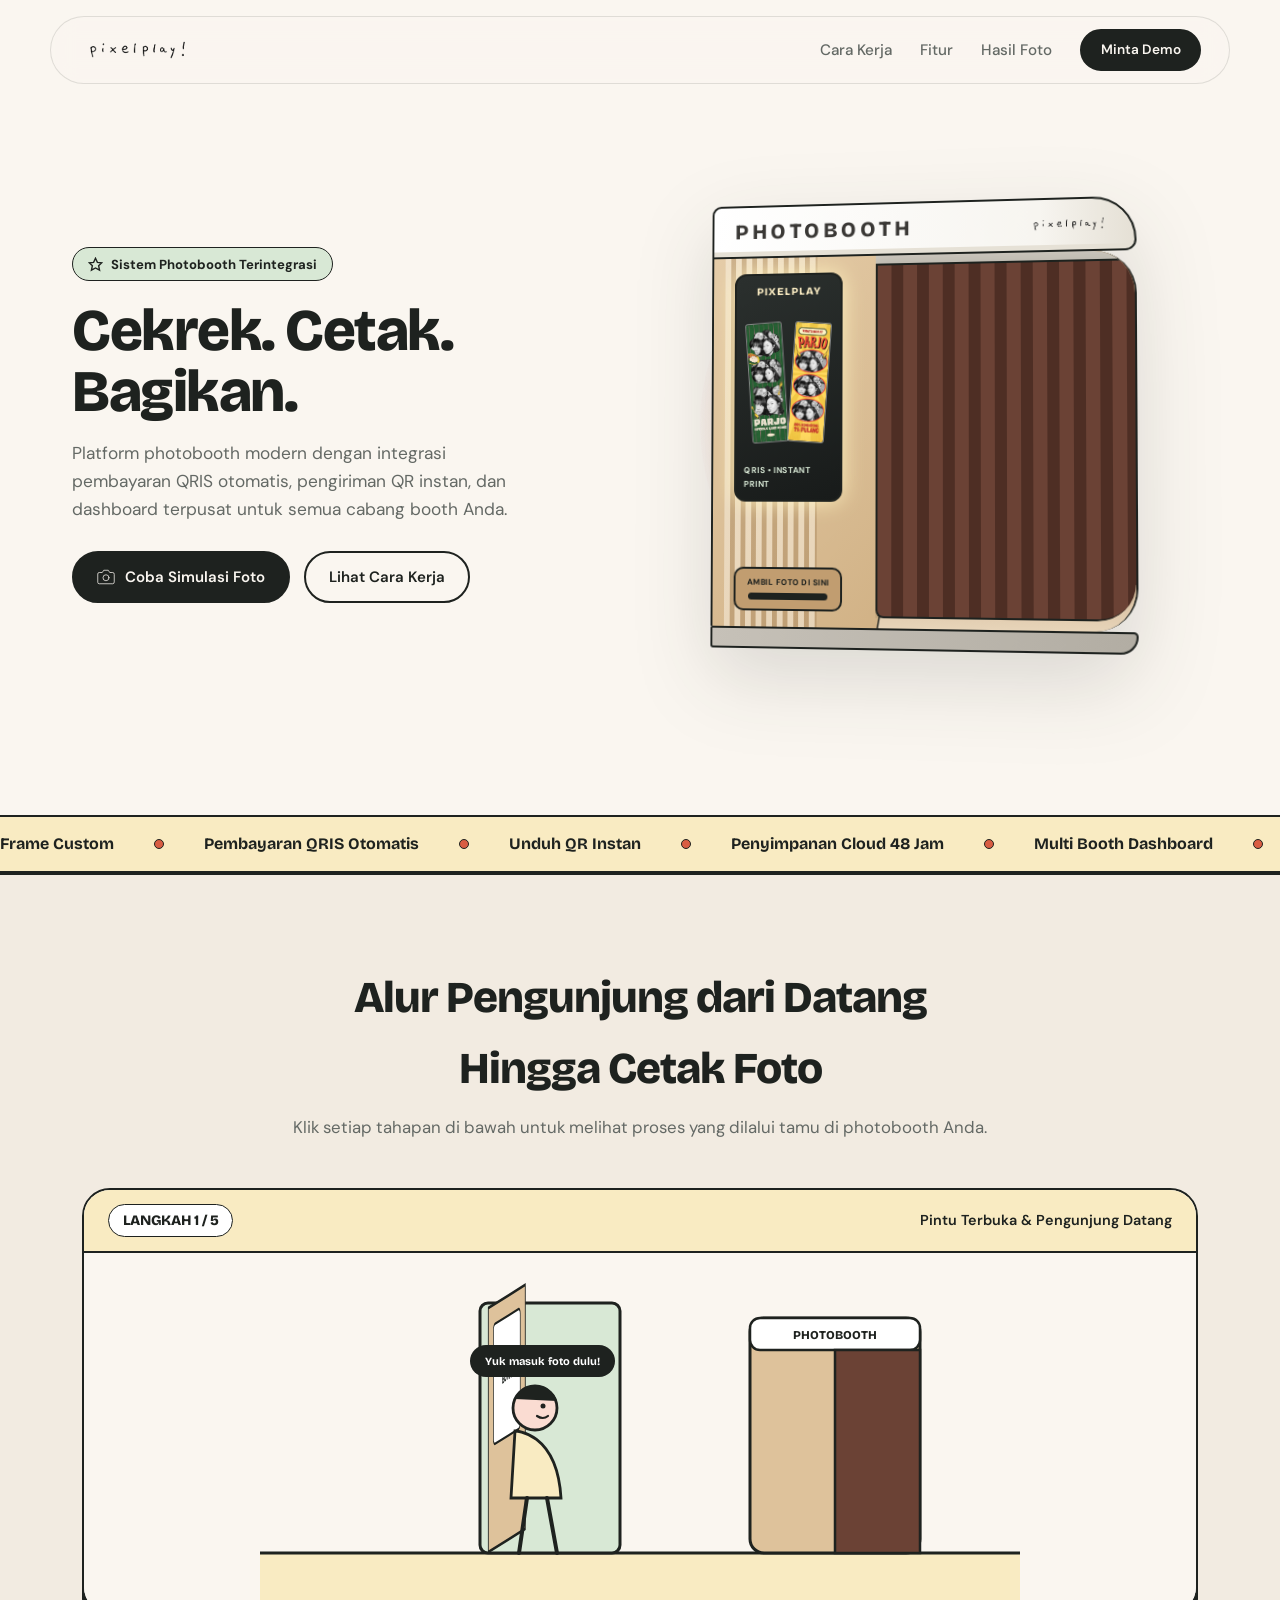
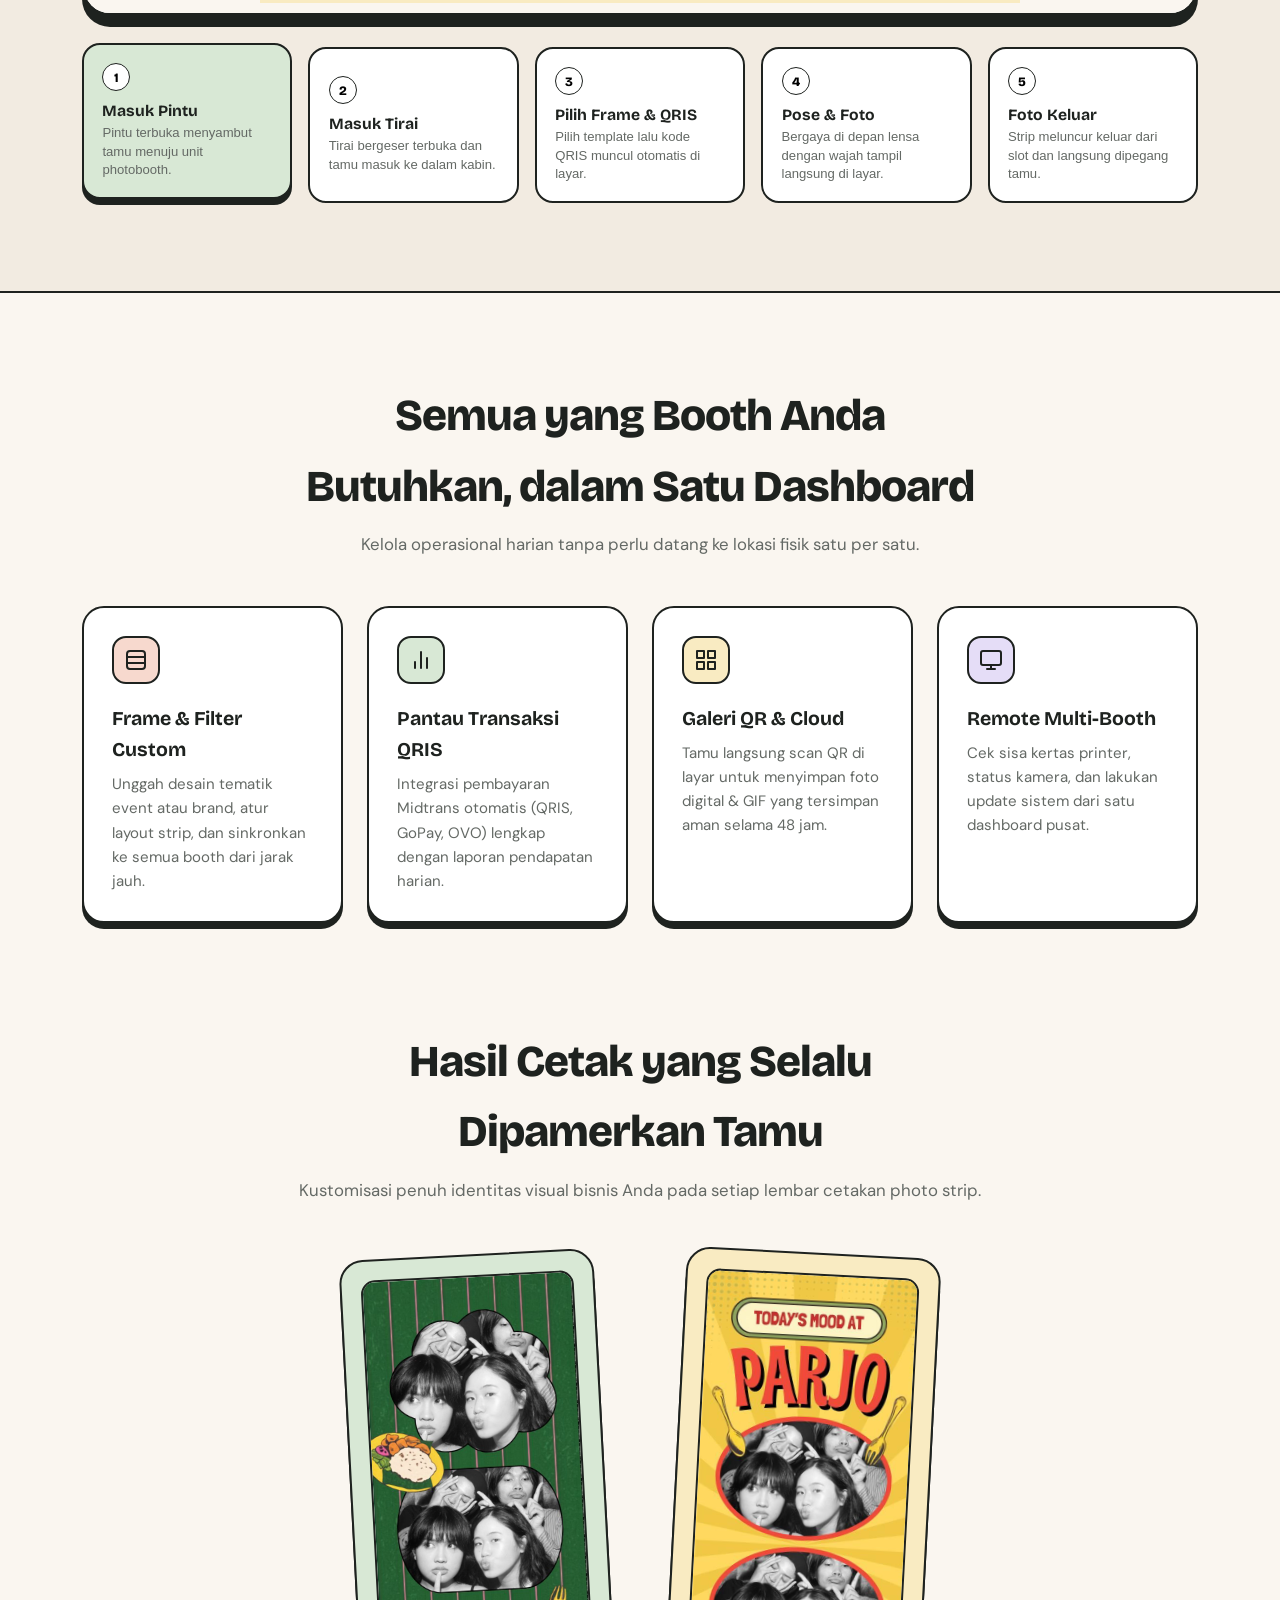
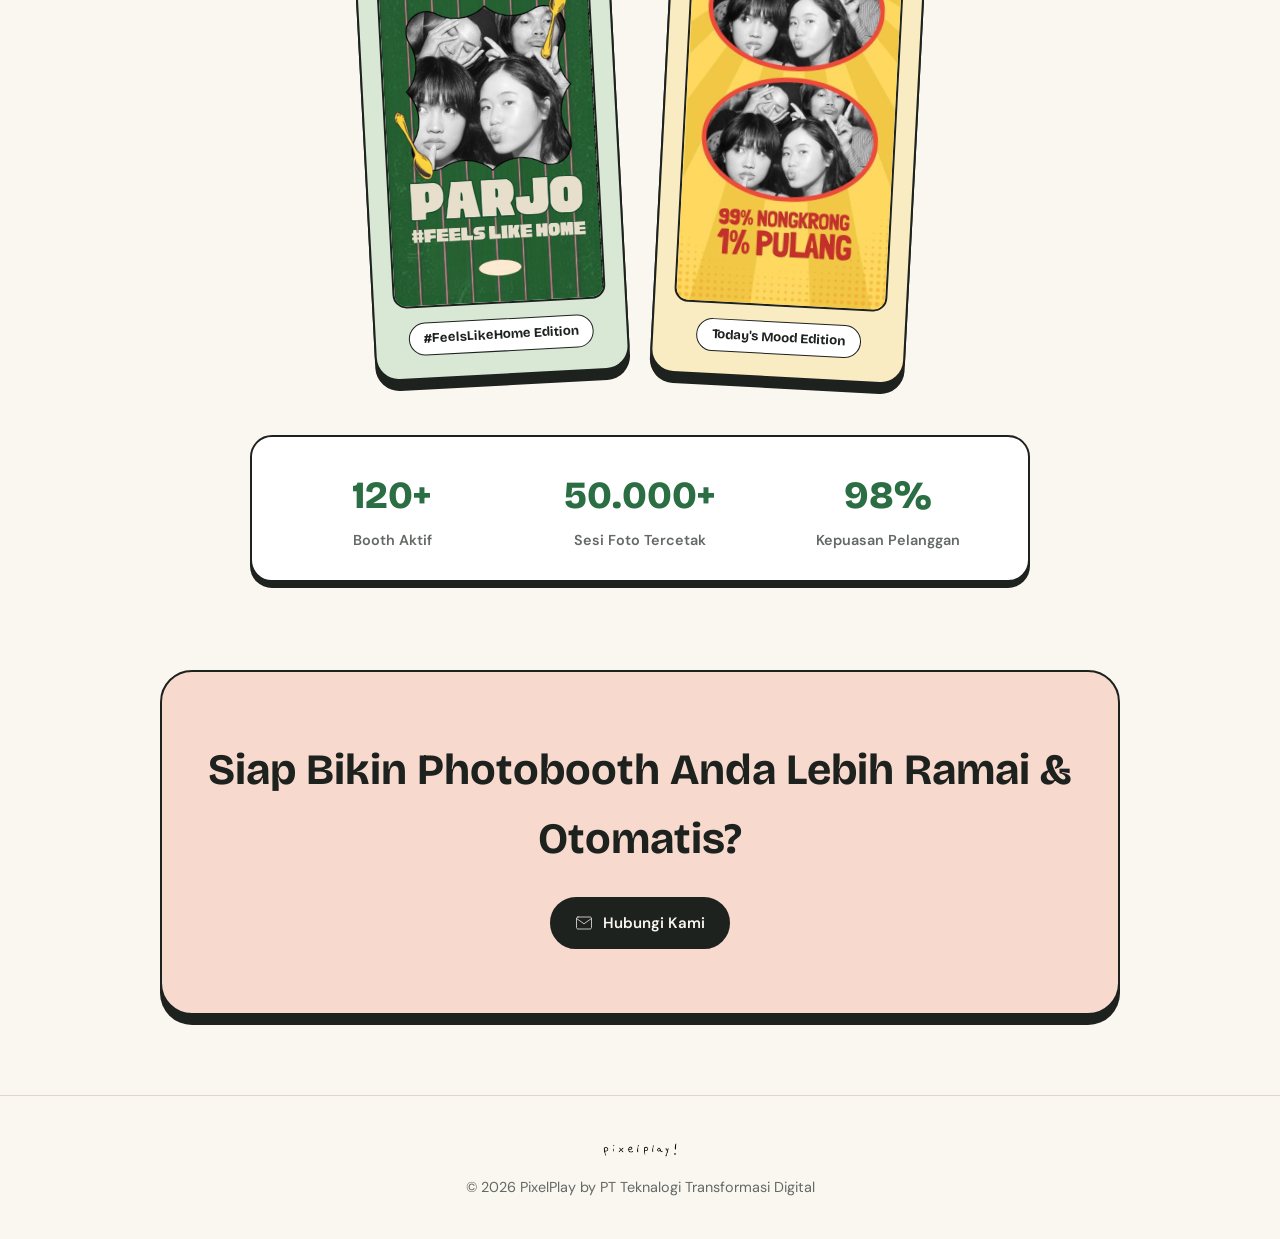
<file: index.html>
<!DOCTYPE html>
<html lang="id">
<head>
<meta charset="UTF-8">
<meta name="viewport" content="width=device-width, initial-scale=1">
<title>PixelPlay — Platform Photobooth Modern</title>
<link rel="preconnect" href="https://fonts.googleapis.com">
<link rel="preconnect" href="https://fonts.gstatic.com" crossorigin>
<link href="https://fonts.googleapis.com/css2?family=Bricolage+Grotesque:opsz,wght@12..96,500;12..96,700;12..96,800&family=DM+Sans:wght@400;500;600;700&display=swap" rel="stylesheet">
<style>
  :root {
    --bg: #FAF6F0;
    --bg-alt: #F2EBE1;
    --surface: #FFFFFF;
    --ink: #1E221F;
    --ink-muted: #646965;
    --border: #E0D7C6;
    --wood-light: #E2C8A4;
    --wood-mid: #CCA87B;
    --wood-dark: #AE8859;
    --curtain-main: #6B4235;
    --curtain-dark: #4E2E24;
    --pastel-sage: #D8E8D5;
    --pastel-butter: #F9EBC2;
    --pastel-peach: #F7D9CE;
    --pastel-lilac: #E5DDF7;
    --accent-green: #2B6E44;
    --accent-coral: #D95D43;
  }

  * {
    box-sizing: border-box;
    margin: 0;
    padding: 0;
  }

  html {
    scroll-behavior: smooth;
  }

  body {
    background-color: var(--bg);
    color: var(--ink);
    font-family: 'DM Sans', sans-serif;
    line-height: 1.6;
    overflow-x: hidden;
  }

  .flash {
    position: fixed;
    inset: 0;
    background: #FFFFFF;
    opacity: 0;
    pointer-events: none;
    z-index: 9999;
    transition: opacity 0.45s ease-out;
  }
  .flash.active {
    opacity: 0.92;
    transition: none;
  }

  .progress {
    position: fixed;
    top: 0;
    left: 0;
    height: 3px;
    background: var(--ink);
    width: 0%;
    z-index: 1000;
  }

  /* Navigasi dengan Logo Gambar */
  .nav {
    position: sticky;
    top: 1rem;
    z-index: 100;
    max-width: 1180px;
    margin: 0 auto;
    padding: 0.75rem 1.75rem;
    background: rgba(250, 246, 240, 0.9);
    backdrop-filter: blur(12px);
    border: 1.5px solid rgba(30, 34, 31, 0.12);
    border-radius: 999px;
    display: flex;
    justify-content: space-between;
    align-items: center;
  }
  .logo {
    display: inline-flex;
    align-items: center;
    gap: 10px;
    text-decoration: none;
    color: var(--ink);
    font-family: 'Bricolage Grotesque', sans-serif;
    font-weight: 800;
    font-size: 1.3rem;
  }
  .logo img {
    height: 36px;
    width: auto;
    display: block;
    object-fit: contain;
  }
  .nav nav {
    display: flex;
    align-items: center;
    gap: 1.75rem;
  }
  .nav nav a:not(.btn) {
    color: var(--ink-muted);
    text-decoration: none;
    font-size: 0.95rem;
    font-weight: 500;
  }
  .nav nav a:not(.btn):hover {
    color: var(--ink);
  }

  .btn {
    display: inline-flex;
    align-items: center;
    justify-content: center;
    gap: 10px;
    background: var(--ink);
    color: var(--bg);
    font-family: 'DM Sans', sans-serif;
    font-weight: 600;
    font-size: 0.94rem;
    padding: 0.75rem 1.45rem;
    border-radius: 999px;
    text-decoration: none;
    border: 2px solid var(--ink);
    cursor: pointer;
    transition: transform 0.2s ease, background 0.2s;
  }
  .btn svg {
    width: 18px;
    height: 18px;
    stroke: currentColor;
  }
  .btn:hover {
    background: var(--accent-green);
    border-color: var(--accent-green);
    color: #fff;
    transform: translateY(-2px);
  }
  .btn-sm {
    padding: 0.5rem 1.15rem;
    font-size: 0.85rem;
  }
  .btn-ghost {
    background: transparent;
    color: var(--ink);
  }
  .btn-ghost:hover {
    background: var(--bg-alt);
    color: var(--ink);
    border-color: var(--ink);
  }

  /* HERO */
  .hero {
    max-width: 1200px;
    margin: 0 auto;
    padding: 3rem 2rem 5rem;
    display: grid;
    grid-template-columns: 0.95fr 1.05fr;
    gap: 2.5rem;
    align-items: center;
    min-height: 83vh;
  }
  .badge-pill {
    display: inline-flex;
    align-items: center;
    gap: 8px;
    background: var(--pastel-sage);
    border: 1.5px solid var(--ink);
    padding: 0.35rem 0.95rem;
    border-radius: 999px;
    font-size: 0.82rem;
    font-weight: 700;
    margin-bottom: 1.15rem;
  }
  .badge-pill svg {
    width: 15px;
    height: 15px;
  }
  .hero-text h1 {
    font-family: 'Bricolage Grotesque', sans-serif;
    font-size: clamp(2.5rem, 4.6vw, 4rem);
    font-weight: 800;
    line-height: 1.04;
    letter-spacing: -1.5px;
    margin-bottom: 1.15rem;
  }
  .hero-text .lead {
    font-size: 1.08rem;
    color: var(--ink-muted);
    max-width: 470px;
    margin-bottom: 1.75rem;
  }
  .actions {
    display: flex;
    flex-wrap: wrap;
    gap: 0.85rem;
  }

  /* =================================================================
     KABIN PHOTOBOOTH RAPIH & REALISTIS (SESUAI FOTO REFERENSI)
     ================================================================= */
  .booth-showcase-wrap {
    perspective: 1400px;
    display: flex;
    align-items: center;
    justify-content: center;
    position: relative;
    padding: 1.5rem 0;
  }

  .pastel-glow {
    position: absolute;
    width: 440px;
    height: 440px;
    border-radius: 50%;
    background: radial-gradient(circle, var(--pastel-butter) 0%, var(--pastel-peach) 55%, transparent 72%);
    z-index: 0;
  }

  .photobooth-unit {
    width: 430px;
    height: 450px;
    position: relative;
    transform-style: preserve-3d;
    transform: rotateX(2deg) rotateY(-8deg);
    transition: transform 0.25s cubic-bezier(0.2, 0.8, 0.2, 1);
    z-index: 2;
    cursor: pointer;
    filter: drop-shadow(0 28px 40px rgba(30, 34, 31, 0.14));
  }

  /* 1. Kanopi Melengkung Atas (PHOTOBOOTH Signboard) */
  .unit-top-canopy {
    position: relative;
    height: 54px;
    background: linear-gradient(90deg, #FFFFFF 0%, #F7F5F0 78%, #E5E0D5 100%);
    border: 2.5px solid var(--ink);
    border-radius: 12px 56px 14px 0;
    display: flex;
    align-items: center;
    justify-content: space-between;
    padding: 0 1.4rem;
    z-index: 8;
    box-shadow: inset 0 -5px 0 #E6E1D6;
  }
  .canopy-title {
    font-family: 'Bricolage Grotesque', sans-serif;
    font-weight: 800;
    font-size: 1.35rem;
    letter-spacing: 3.5px;
    color: #3A3835;
  }
  .canopy-logo {
    height: 26px;
    width: auto;
    object-fit: contain;
  }

  /* 2. Badan Utama Kabin */
  .unit-main-body {
    position: relative;
    height: 374px;
    background: #DFC6A4;
    border-inline: 2.5px solid var(--ink);
    border-radius: 0 42px 42px 0;
    overflow: hidden;
  }

  /* Plafon Kayu Dalam & Ring Light Bulat Besar */
  .cabin-inner-ceiling {
    position: absolute;
    top: 0;
    left: 140px;
    right: 0;
    height: 58px;
    background: linear-gradient(180deg, #BA9668 0%, #D2B288 100%);
    border-bottom: 2px solid var(--ink);
    z-index: 1;
    display: flex;
    align-items: center;
    justify-content: center;
  }
  .ceiling-oval-light {
    width: 125px;
    height: 28px;
    border-radius: 50%;
    background: #FFFFFF;
    border: 2px solid var(--ink);
    box-shadow: 0 6px 28px 8px rgba(255, 248, 210, 0.95);
  }

  /* Ruang Dalam Kabin (Tempat Pengunjung Berfoto dari Samping) */
  .cabin-inner-room {
    position: absolute;
    top: 58px;
    bottom: 48px;
    left: 140px;
    right: 0;
    background: linear-gradient(90deg, #F5EFE6 0%, #EAE0D0 100%);
    z-index: 1;
    display: flex;
    align-items: flex-end;
    justify-content: space-between;
    padding: 0 18px 0 36px;
  }

  /* Tirai Belakang Kabin (Seperti di Foto Referensi 1) */
  .back-corner-drape {
    position: absolute;
    top: 0;
    bottom: 0;
    left: 55px;
    width: 58px;
    background: repeating-linear-gradient(
      90deg,
      #5B372B 0px,
      #5B372B 9px,
      #43261D 9px,
      #43261D 18px
    );
    border-inline: 2px solid var(--ink);
    opacity: 0.9;
    z-index: 0;
  }

  /* Unit Kamera & Layar Sentuh di Dinding Dalam Kiri (Menghadap Pengunjung) */
  .inner-wall-camera {
    position: relative;
    z-index: 2;
    margin-bottom: 52px;
    margin-left: -12px;
    width: 36px;
    height: 138px;
    background: #232724;
    border: 2px solid var(--ink);
    border-radius: 0 10px 10px 0;
    display: flex;
    flex-direction: column;
    align-items: flex-end;
    justify-content: space-evenly;
    padding: 6px 4px;
  }
  .inner-lens {
    width: 16px;
    height: 20px;
    background: #5EEAD4;
    border: 2px solid var(--ink);
    border-radius: 4px;
    margin-right: -6px;
    box-shadow: 0 0 12px rgba(94, 234, 212, 0.85);
  }
  .inner-monitor {
    width: 22px;
    height: 48px;
    background: var(--pastel-butter);
    border: 1.5px solid var(--ink);
    border-radius: 3px;
  }

  /* Sorot Cahaya Kamera Saat Tirai Terbuka */
  .inner-flash-beam {
    position: absolute;
    left: 54px;
    top: 40px;
    width: 170px;
    height: 140px;
    background: linear-gradient(90deg, rgba(255,255,255,0.78) 0%, rgba(253, 240, 194, 0.25) 65%, transparent 100%);
    clip-path: polygon(0 36%, 100% 0, 100% 100%, 0 64%);
    opacity: 0;
    transition: opacity 0.4s ease;
    pointer-events: none;
    z-index: 2;
  }
  .photobooth-unit:hover .inner-flash-beam,
  .photobooth-unit.open .inner-flash-beam {
    opacity: 1;
  }

  /* Karakter Sedang Berfoto Tampak Samping di Dalam Kabin */
  .inner-guests-svg {
    position: relative;
    z-index: 2;
    width: 155px;
    height: 225px;
    margin-bottom: -4px;
    transform: translateX(6px);
    transition: transform 0.5s cubic-bezier(0.34, 1.56, 0.64, 1);
  }
  .photobooth-unit:hover .inner-guests-svg,
  .photobooth-unit.open .inner-guests-svg {
    transform: translateX(-4px) scale(1.02);
  }

  /* Lantai Kayu Kabin */
  .cabin-inner-floor {
    position: absolute;
    bottom: 0;
    left: 130px;
    right: 0;
    height: 48px;
    background: linear-gradient(180deg, #D5BC9B 0%, #E7D4B9 100%);
    border-top: 2px solid var(--ink);
    z-index: 1;
  }

  /* Dinding Depan Kayu dengan Potongan Miring Diagonal (Persis Foto Referensi 1) */
  .front-angled-wood {
    position: absolute;
    inset: 0 auto 0 0;
    width: 235px;
    background: linear-gradient(135deg, #E5CCA8 0%, #CFAF82 100%);
    clip-path: polygon(0 0, 100% 0, 72% 100%, 0 100%);
    z-index: 5;
    padding: 16px 18px;
    display: flex;
    flex-direction: column;
    justify-content: space-between;
  }
  /* Garis Miring Tepi Dinding Kayu */
  .angled-wood-border {
    position: absolute;
    inset: 0 auto 0 0;
    width: 237px;
    background: var(--ink);
    clip-path: polygon(0 0, 100% 0, 72% 100%, 0 100%);
    z-index: 4;
  }

  /* Kisi-kisi Kayu Vertikal (Fluted Slats) di Kiri */
  .fluted-wood-slats {
    position: absolute;
    top: 0;
    bottom: 0;
    left: 12px;
    width: 96px;
    background: repeating-linear-gradient(
      90deg,
      rgba(255, 250, 240, 0.45) 0px,
      rgba(255, 250, 240, 0.45) 6px,
      rgba(115, 78, 38, 0.22) 6px,
      rgba(115, 78, 38, 0.22) 11px
    );
    pointer-events: none;
  }

  /* Cermin / Layar Showcase Panjang Berlampu LED Hangat */
  .front-mirror-window {
    position: relative;
    z-index: 2;
    width: 112px;
    height: 232px;
    margin-left: 4px;
    background: linear-gradient(160deg, #2B302E 0%, #181B1A 100%);
    border: 2.5px solid var(--ink);
    border-radius: 12px;
    box-shadow: 0 0 22px rgba(255, 242, 190, 0.95);
    padding: 8px;
    display: flex;
    flex-direction: column;
    justify-content: space-between;
    align-items: center;
  }
  .mirror-top-tag {
    font-family: 'Bricolage Grotesque', sans-serif;
    font-weight: 800;
    font-size: 0.68rem;
    letter-spacing: 1px;
    color: var(--pastel-butter);
  }
  .mirror-cards-pair {
    display: flex;
    gap: 6px;
    align-items: center;
  }
  .mirror-cards-pair img {
    width: 38px;
    height: 122px;
    object-fit: cover;
    border-radius: 3px;
    border: 1px solid rgba(255,255,255,0.45);
  }
  .mirror-cards-pair img:first-child { transform: rotate(-4deg); }
  .mirror-cards-pair img:last-child { transform: rotate(4deg); }
  .mirror-bottom-tag {
    font-size: 0.54rem;
    font-weight: 700;
    color: var(--pastel-sage);
    letter-spacing: 0.6px;
  }

  /* Dispenser Tempat Foto Keluar di Bawah Cermin */
  .front-dispenser-slot {
    position: relative;
    z-index: 2;
    width: 112px;
    margin-left: 4px;
    background: #C19D70;
    border: 2px solid var(--ink);
    border-radius: 10px;
    padding: 7px 8px 9px;
    display: flex;
    flex-direction: column;
    align-items: center;
  }
  .front-dispenser-slot small {
    font-size: 0.52rem;
    font-weight: 800;
    letter-spacing: 0.5px;
    margin-bottom: 4px;
  }
  .slot-dark-mouth {
    width: 82px;
    height: 7px;
    background: var(--ink);
    border-radius: 99px;
  }
  .dispensed-strip-card {
    position: absolute;
    top: 20px;
    width: 48px;
    background: #fff;
    padding: 2px;
    border: 1.5px solid var(--ink);
    border-radius: 3px;
    box-shadow: 0 8px 16px rgba(0,0,0,0.2);
    transform: translateY(-12px) scale(0.9);
    opacity: 0;
    transition: all 0.55s cubic-bezier(0.34, 1.56, 0.64, 1);
  }
  .photobooth-unit:hover .dispensed-strip-card,
  .photobooth-unit.open .dispensed-strip-card {
    transform: translateY(4px) rotate(-4deg) scale(1);
    opacity: 1;
  }
  .dispensed-strip-card img {
    width: 100%;
    display: block;
  }

  /* TIRAI KANAN BERGELOMBANG MELENGKUNG (BISA DIBUKA-TUTUP) */
  .front-curtain-wrap {
    position: absolute;
    top: 0;
    bottom: 10px;
    left: 168px;
    right: 0;
    z-index: 6;
    pointer-events: none;
    overflow: hidden;
    border-radius: 0 0 38px 0;
  }
  .curtain-track-rod {
    height: 10px;
    background: #CFCAC0;
    border-bottom: 2px solid var(--ink);
  }
  .curtain-pleated-fabric {
    width: 100%;
    height: calc(100% - 10px);
    background: repeating-linear-gradient(
      90deg,
      var(--curtain-main) 0px,
      var(--curtain-main) 14px,
      var(--curtain-dark) 14px,
      var(--curtain-dark) 26px
    );
    border-left: 2.5px solid var(--ink);
    border-bottom: 2.5px solid var(--ink);
    border-radius: 0 0 36px 8px;
    transform-origin: top right;
    transition: transform 0.7s cubic-bezier(0.22, 1, 0.36, 1), border-radius 0.5s;
    box-shadow: -8px 0 22px rgba(30, 34, 31, 0.2);
  }
  /* Saat kursor diarahkan atau diklik: tirai bergeser rapi ke sisi kanan */
  .photobooth-unit:hover .curtain-pleated-fabric,
  .photobooth-unit.open .curtain-pleated-fabric {
    transform: translateX(68%) scaleX(0.34);
    border-radius: 0 0 36px 28px;
  }

  /* 3. Alas Bawah Melengkung (Base Plinth) */
  .unit-bottom-base {
    position: relative;
    height: 22px;
    background: linear-gradient(90deg, #C6C1B8 0%, #B2ADA3 100%);
    border: 2.5px solid var(--ink);
    border-radius: 6px 14px 52px 8px;
    z-index: 8;
  }

  /* MARQUEE */
  .marquee {
    border-block: 2px solid var(--ink);
    background: var(--pastel-butter);
    padding: 0.9rem 0;
    overflow: hidden;
    display: flex;
  }
  .track {
    display: flex;
    align-items: center;
    gap: 2.5rem;
    white-space: nowrap;
    animation: marqueeScroll 24s linear infinite;
    font-family: 'Bricolage Grotesque', sans-serif;
    font-weight: 700;
    font-size: 1rem;
  }
  .track span {
    display: inline-flex;
    align-items: center;
    gap: 2.5rem;
  }
  .track span::after {
    content: '';
    width: 8px;
    height: 8px;
    background: var(--accent-coral);
    border-radius: 50%;
    border: 1.5px solid var(--ink);
  }
  @keyframes marqueeScroll {
    0% { transform: translateX(0); }
    100% { transform: translateX(-50%); }
  }

  /* SECTION UMUM */
  .section {
    max-width: 1180px;
    margin: 0 auto;
    padding: 5.5rem 2rem;
  }
  .section-header {
    text-align: center;
    max-width: 700px;
    margin: 0 auto 3rem;
  }
  .section-header h2 {
    font-family: 'Bricolage Grotesque', sans-serif;
    font-size: clamp(2rem, 3.6vw, 2.75rem);
    font-weight: 800;
    letter-spacing: -1px;
    margin-bottom: 0.6rem;
  }
  .section-header p {
    color: var(--ink-muted);
    font-size: 1.05rem;
  }

  /* =================================================================
     5 SKENARIO ANIMASI ALUR INTERAKTIF
     ================================================================= */
  .tuku-journey-section {
    background: var(--bg-alt);
    border-block: 2px solid var(--ink);
  }

  .theater-box {
    background: var(--surface);
    border: 2.5px solid var(--ink);
    border-radius: 28px;
    box-shadow: 0 12px 0 var(--ink);
    overflow: hidden;
    margin-bottom: 2rem;
  }

  .theater-topbar {
    background: var(--pastel-butter);
    border-bottom: 2px solid var(--ink);
    padding: 0.85rem 1.5rem;
    display: flex;
    justify-content: space-between;
    align-items: center;
  }
  .theater-step-badge {
    font-family: 'Bricolage Grotesque', sans-serif;
    font-weight: 800;
    font-size: 0.9rem;
    background: var(--surface);
    border: 1.5px solid var(--ink);
    padding: 0.25rem 0.85rem;
    border-radius: 99px;
  }
  .theater-status-text {
    font-weight: 600;
    font-size: 0.9rem;
    color: var(--ink);
  }

  .theater-viewport {
    position: relative;
    height: 360px;
    background: #FAF6F0;
    overflow: hidden;
  }

  .scene-slide {
    position: absolute;
    inset: 0;
    opacity: 0;
    pointer-events: none;
    transform: translateY(15px);
    transition: opacity 0.45s ease, transform 0.45s ease;
    display: flex;
    align-items: center;
    justify-content: center;
  }
  .scene-slide.active {
    opacity: 1;
    pointer-events: auto;
    transform: translateY(0);
  }

  .door-frame-svg {
    width: 100%;
    height: 100%;
    max-width: 760px;
  }
  .studio-door-leaf {
    transform-origin: 230px 180px;
    transition: transform 0.9s cubic-bezier(0.22, 1, 0.36, 1);
  }
  .scene-slide.active .studio-door-leaf {
    transform: scaleX(0.28) skewY(-10deg);
  }
  .walking-guest-step1 {
    transform: translateX(-85px);
    transition: transform 1s cubic-bezier(0.22, 1, 0.36, 1) 0.15s;
  }
  .scene-slide.active .walking-guest-step1 {
    transform: translateX(65px);
  }

  .curtain-slide-actor {
    transform-origin: 480px 60px;
    transition: transform 0.85s cubic-bezier(0.22, 1, 0.36, 1);
  }
  .scene-slide.active .curtain-slide-actor {
    transform: translateX(95px) scaleX(0.32);
  }
  .guest-entering-cabin {
    transform: translateX(-110px);
    transition: transform 1.05s cubic-bezier(0.22, 1, 0.36, 1) 0.15s;
  }
  .scene-slide.active .guest-entering-cabin {
    transform: translateX(45px);
  }

  .qris-popup-modal {
    transform: scale(0);
    transform-origin: 310px 145px;
    transition: transform 0.6s cubic-bezier(0.34, 1.56, 0.64, 1) 0.2s;
  }
  .scene-slide.active .qris-popup-modal {
    transform: scale(1);
  }
  .laser-scan-line {
    animation: scanUpDown 1.6s ease-in-out infinite;
  }
  @keyframes scanUpDown {
    0%, 100% { transform: translateY(0px); }
    50% { transform: translateY(42px); }
  }
  .paid-badge-pop {
    opacity: 0;
    transform: translateY(10px);
    transition: all 0.5s ease 0.85s;
  }
  .scene-slide.active .paid-badge-pop {
    opacity: 1;
    transform: translateY(0);
  }

  .pose-arm-anim {
    transform-origin: 455px 175px;
    animation: peacePoseWave 1.4s ease-in-out infinite alternate;
  }
  @keyframes peacePoseWave {
    0% { transform: rotate(-8deg); }
    100% { transform: rotate(12deg); }
  }
  .camera-flash-burst {
    animation: burstPulse 1.8s infinite;
    transform-origin: 258px 115px;
  }
  @keyframes burstPulse {
    0%, 70%, 100% { opacity: 0; transform: scale(0.6); }
    80% { opacity: 1; transform: scale(1.25); }
  }

  .sliding-strip-paper {
    transform: translateY(-55px);
    transition: transform 0.9s cubic-bezier(0.22, 1, 0.36, 1) 0.15s;
  }
  .scene-slide.active .sliding-strip-paper {
    transform: translateY(18px);
  }
  .guest-holding-strip {
    opacity: 0;
    transform: translateY(16px) rotate(-6deg);
    transition: all 0.65s cubic-bezier(0.34, 1.56, 0.64, 1) 0.65s;
  }
  .scene-slide.active .guest-holding-strip {
    opacity: 1;
    transform: translateY(0) rotate(4deg);
  }

  /* Tombol Pemilih 5 Tahap */
  .journey-tabs {
    display: grid;
    grid-template-columns: repeat(5, 1fr);
    gap: 1rem;
  }
  .j-tab {
    background: var(--surface);
    border: 2px solid var(--ink);
    border-radius: 18px;
    padding: 1.15rem;
    text-align: left;
    cursor: pointer;
    transition: all 0.22s ease;
  }
  .j-tab:hover {
    transform: translateY(-4px);
  }
  .j-tab.active {
    background: var(--pastel-sage);
    box-shadow: 0 6px 0 var(--ink);
    transform: translateY(-4px);
  }
  .j-num {
    width: 28px;
    height: 28px;
    border-radius: 50%;
    background: var(--surface);
    border: 1.5px solid var(--ink);
    display: inline-grid;
    place-items: center;
    font-family: 'Bricolage Grotesque', sans-serif;
    font-weight: 800;
    font-size: 0.8rem;
    margin-bottom: 0.6rem;
  }
  .j-tab h3 {
    font-family: 'Bricolage Grotesque', sans-serif;
    font-size: 0.98rem;
    margin-bottom: 0.3rem;
    color: var(--ink);
  }
  .j-tab p {
    font-size: 0.82rem;
    color: var(--ink-muted);
    line-height: 1.38;
  }

  /* KARTU FITUR */
  .cards {
    display: grid;
    grid-template-columns: repeat(auto-fit, minmax(245px, 1fr));
    gap: 1.5rem;
  }
  .card {
    background: var(--surface);
    border: 2px solid var(--ink);
    border-radius: 22px;
    padding: 1.75rem;
    box-shadow: 0 6px 0 var(--ink);
    transition: transform 0.25s ease, box-shadow 0.25s ease;
  }
  .card:hover {
    transform: translateY(-6px);
    box-shadow: 0 12px 0 var(--ink);
  }
  .ico-svg {
    width: 48px;
    height: 48px;
    border-radius: 14px;
    background: var(--c, var(--pastel-sage));
    border: 2px solid var(--ink);
    margin-bottom: 1.15rem;
    display: grid;
    place-items: center;
  }
  .ico-svg svg {
    width: 24px;
    height: 24px;
    stroke: var(--ink);
    stroke-width: 2;
    fill: none;
  }
  .card h3 {
    font-family: 'Bricolage Grotesque', sans-serif;
    font-size: 1.22rem;
    margin-bottom: 0.45rem;
  }
  .card p {
    color: var(--ink-muted);
    font-size: 0.94rem;
  }

  /* 2 PHOTOCARD SHOWCASE */
  .photocard-duo {
    display: flex;
    justify-content: center;
    align-items: center;
    gap: 3.5rem;
    flex-wrap: wrap;
    margin-bottom: 3.5rem;
  }
  .photocard-item {
    background: var(--surface);
    border: 2.5px solid var(--ink);
    border-radius: 24px;
    padding: 1.2rem 1.2rem 1.4rem;
    box-shadow: 0 10px 0 var(--ink);
    width: 255px;
    text-align: center;
    transition: transform 0.35s cubic-bezier(0.34, 1.56, 0.64, 1);
  }
  .photocard-item:first-child {
    transform: rotate(-3deg);
    background: var(--pastel-sage);
  }
  .photocard-item:last-child {
    transform: rotate(3deg);
    background: var(--pastel-butter);
  }
  .photocard-item:hover {
    transform: rotate(0deg) translateY(-10px) scale(1.03);
  }
  .photocard-frame {
    background: #fff;
    border: 2px solid var(--ink);
    border-radius: 14px;
    overflow: hidden;
    margin-bottom: 0.95rem;
  }
  .photocard-frame img {
    width: 100%;
    height: auto;
    display: block;
  }
  .photocard-tag {
    display: inline-block;
    background: var(--surface);
    border: 1.5px solid var(--ink);
    padding: 0.3rem 0.9rem;
    border-radius: 999px;
    font-family: 'Bricolage Grotesque', sans-serif;
    font-weight: 700;
    font-size: 0.82rem;
  }

  .stats {
    display: grid;
    grid-template-columns: repeat(3, 1fr);
    gap: 1.5rem;
    max-width: 780px;
    margin: 0 auto;
    text-align: center;
    background: var(--surface);
    border: 2px solid var(--ink);
    border-radius: 22px;
    padding: 1.75rem;
    box-shadow: 0 6px 0 var(--ink);
  }
  .stats b {
    display: block;
    font-family: 'Bricolage Grotesque', sans-serif;
    font-size: clamp(1.8rem, 3.5vw, 2.4rem);
    font-weight: 800;
    color: var(--accent-green);
  }
  .stats span {
    font-size: 0.9rem;
    color: var(--ink-muted);
    font-weight: 600;
  }

  .cta {
    max-width: 960px;
    margin: 0 auto 5rem;
    padding: 4rem 2rem;
    background: var(--pastel-peach);
    border: 2.5px solid var(--ink);
    border-radius: 32px;
    box-shadow: 0 10px 0 var(--ink);
    text-align: center;
  }
  .cta h2 {
    font-family: 'Bricolage Grotesque', sans-serif;
    font-size: clamp(1.9rem, 3.8vw, 2.7rem);
    margin-bottom: 1.4rem;
  }

  .footer {
    text-align: center;
    padding: 2.5rem 1rem;
    border-top: 1.5px solid var(--border);
    color: var(--ink-muted);
    font-size: 0.9rem;
    display: flex;
    flex-direction: column;
    align-items: center;
    gap: 0.75rem;
  }
  .footer img {
    height: 28px;
    width: auto;
  }

  @media (max-width: 960px) {
    .hero {
      grid-template-columns: 1fr;
      text-align: center;
    }
    .hero-text .lead {
      margin-inline: auto;
    }
    .actions {
      justify-content: center;
    }
    .nav nav a:not(.btn) {
      display: none;
    }
    .journey-tabs {
      grid-template-columns: 1fr;
    }
    .stats {
      grid-template-columns: 1fr;
    }
    .photobooth-unit {
      transform: scale(0.85);
    }
  }
</style>
</head>
<body>

<div class="flash" id="flash"></div>
<div class="progress" id="progress"></div>

<header class="nav">
  <a class="logo" href="#top">
    <img src="images/logo-pixelplay-DEQy3wVM.png" alt="PixelPlay Logo">
  </a>
  <nav>
    <a href="#alur">Cara Kerja</a>
    <a href="#fitur">Fitur</a>
    <a href="#hasil">Hasil Foto</a>
    <a class="btn btn-sm" href="#kontak">Minta Demo</a>
  </nav>
</header>

<main id="top">
  <!-- HERO SECTION -->
  <section class="hero">
    <div class="hero-text">
      <div class="badge-pill">
        <svg viewBox="0 0 24 24" fill="none" stroke="currentColor" stroke-width="2.2">
          <polygon points="12 2 15 8.5 22 9.3 17 14 18.5 21 12 17.5 5.5 21 7 14 2 9.3 9 8.5 12 2"/>
        </svg>
        Sistem Photobooth Terintegrasi
      </div>
      <h1>Cekrek. Cetak. Bagikan.</h1>
      <p class="lead">Platform photobooth modern dengan integrasi pembayaran QRIS otomatis, pengiriman QR instan, dan dashboard terpusat untuk semua cabang booth Anda.</p>
      <div class="actions">
        <button class="btn" id="heroSnapBtn" type="button">
          <svg viewBox="0 0 24 24" fill="none" stroke-linecap="round" stroke-linejoin="round">
            <path d="M23 19a2 2 0 0 1-2 2H3a2 2 0 0 1-2-2V8a2 2 0 0 1 2-2h4l2-3h6l2 3h4a2 2 0 0 1 2 2z"/>
            <circle cx="12" cy="13" r="4"/>
          </svg>
          Coba Simulasi Foto
        </button>
        <a class="btn btn-ghost" href="#alur">Lihat Cara Kerja</a>
      </div>
    </div>

    <!-- UNIT PHOTOBOOTH RAPIH & PROPORSIONAL (SESUAI FOTO REFERENSI) -->
    <div class="booth-showcase-wrap" id="boothStage">
      <div class="pastel-glow"></div>

      <div class="photobooth-unit" id="photoboothUnit">
        <!-- 1. Kanopi Melengkung Atas -->
        <div class="unit-top-canopy">
          <span class="canopy-title">PHOTOBOOTH</span>
          <img src="images/logo-pixelplay-DEQy3wVM.png" alt="PixelPlay" class="canopy-logo">
        </div>

        <!-- 2. Badan Utama Kabin -->
        <div class="unit-main-body">
          <!-- Plafon Kayu & Lampu Bulat Dalam Kabin -->
          <div class="cabin-inner-ceiling">
            <div class="ceiling-oval-light"></div>
          </div>

          <!-- Ruang Interior Dalam (Tampak Samping Saat Tirai Terbuka) -->
          <div class="cabin-inner-room">
            <div class="back-corner-drape"></div>

            <!-- Kamera & Layar di Dinding Dalam Kiri -->
            <div class="inner-wall-camera">
              <div class="inner-lens"></div>
              <div class="inner-monitor"></div>
            </div>

            <!-- Sorot Lampu Kamera -->
            <div class="inner-flash-beam"></div>

            <!-- Pengunjung Berfoto dari Samping Menghadap Kamera Kiri -->
            <svg class="inner-guests-svg" viewBox="0 0 160 225" fill="none">
              <!-- Karakter 1 -->
              <g transform="translate(14, 14)">
                <circle cx="55" cy="48" r="19" fill="#FADCD2" stroke="#1E221F" stroke-width="2.5"/>
                <path d="M40 34C45 24 68 25 74 38C78 46 75 56 68 58C68 48 58 40 40 34Z" fill="#1E221F"/>
                <circle cx="43" cy="46" r="2" fill="#1E221F"/>
                <path d="M37 54Q42 57 46 54" stroke="#1E221F" stroke-width="2" stroke-linecap="round"/>
                <path d="M38 68C38 68 68 68 72 95L76 165H34L38 68Z" fill="#D8E8D5" stroke="#1E221F" stroke-width="2.5"/>
                <path d="M42 84L14 70L8 56M14 70L18 54" stroke="#1E221F" stroke-width="3" stroke-linecap="round" stroke-linejoin="round"/>
              </g>
              <!-- Karakter 2 -->
              <g transform="translate(40, 28)">
                <path d="M45 28C62 26 78 38 78 58C78 72 68 80 58 80" fill="#1E221F"/>
                <path d="M36 45C36 34 45 28 56 28C67 28 74 36 74 48C74 60 65 68 54 68C44 68 36 60 36 48Z" fill="#FADCD2" stroke="#1E221F" stroke-width="2.5"/>
                <path d="M36 42C42 32 58 32 64 42" fill="#1E221F"/>
                <circle cx="44" cy="48" r="2.2" fill="#1E221F"/>
                <circle cx="49" cy="54" r="3.5" fill="#F29C8B" opacity="0.6"/>
                <path d="M37 56Q42 59 46 56" stroke="#1E221F" stroke-width="2" stroke-linecap="round"/>
                <path d="M40 69C58 69 74 78 76 112L78 140H34L40 69Z" fill="#F9EBC2" stroke="#1E221F" stroke-width="2.5"/>
                <path d="M36 140H76L80 198H40L36 140Z" fill="#2B302C" stroke="#1E221F" stroke-width="2.5"/>
                <path d="M48 86L18 92L8 84" stroke="#FADCD2" stroke-width="7" stroke-linecap="round" stroke-linejoin="round"/>
                <path d="M48 86L18 92L8 84" stroke="#1E221F" stroke-width="2.5" stroke-linecap="round" stroke-linejoin="round"/>
              </g>
            </svg>
          </div>

          <!-- Lantai Kayu Dalam Kabin -->
          <div class="cabin-inner-floor"></div>

          <!-- Dinding Depan Kayu Miring Diagonal + Fluted Slats + Cermin LED + Dispenser -->
          <div class="angled-wood-border"></div>
          <div class="front-angled-wood">
            <div class="fluted-wood-slats"></div>

            <!-- Cermin / Layar Showcase Strip -->
            <div class="front-mirror-window">
              <span class="mirror-top-tag">PIXELPLAY</span>
              <div class="mirror-cards-pair">
                <img src="images/photocard1.png" alt="Strip 1">
                <img src="images/photocard2.png" alt="Strip 2">
              </div>
              <span class="mirror-bottom-tag">QRIS • INSTANT PRINT</span>
            </div>

            <!-- Slot Cetak Foto Keluar -->
            <div class="front-dispenser-slot">
              <small>AMBIL FOTO DI SINI</small>
              <div class="slot-dark-mouth"></div>
              <div class="dispensed-strip-card">
                <img src="images/photocard1.png" alt="Printed Strip" id="printedHeroImg">
              </div>
            </div>
          </div>

          <!-- Tirai Lipat Kanan (Terbuka Saat Kursor Diarahkan / Diklik) -->
          <div class="front-curtain-wrap">
            <div class="curtain-track-rod"></div>
            <div class="curtain-pleated-fabric"></div>
          </div>
        </div>

        <!-- 3. Alas Bawah Melengkung -->
        <div class="unit-bottom-base"></div>
      </div>
    </div>
  </section>

  <!-- MARQUEE -->
  <div class="marquee" aria-hidden="true">
    <div class="track">
      <span>Frame Custom</span>
      <span>Pembayaran QRIS Otomatis</span>
      <span>Unduh QR Instan</span>
      <span>Penyimpanan Cloud 48 Jam</span>
      <span>Multi Booth Dashboard</span>
      <span>Laporan Real-Time</span>
      <span>Frame Custom</span>
      <span>Pembayaran QRIS Otomatis</span>
      <span>Unduh QR Instan</span>
      <span>Penyimpanan Cloud 48 Jam</span>
      <span>Multi Booth Dashboard</span>
      <span>Laporan Real-Time</span>
    </div>
  </div>

  <!-- 5 SKENARIO ANIMASI ALUR INTERAKTIF -->
  <section class="tuku-journey-section" id="alur">
    <div class="section">
      <div class="section-header">
        <h2>Alur Pengunjung dari Datang Hingga Cetak Foto</h2>
        <p>Klik setiap tahapan di bawah untuk melihat proses yang dilalui tamu di photobooth Anda.</p>
      </div>

      <div class="theater-box">
        <div class="theater-topbar">
          <span class="theater-step-badge" id="theaterBadge">LANGKAH 1 / 5</span>
          <span class="theater-status-text" id="theaterTitle">Pintu Terbuka & Pengunjung Datang</span>
        </div>

        <div class="theater-viewport">
          <!-- ADEGAN 1: PINTU TERBUKA & TAMU MASUK -->
          <div class="scene-slide active" data-scene="0">
            <svg class="door-frame-svg" viewBox="0 0 760 340" fill="none">
              <rect x="0" y="290" width="760" height="50" fill="#F9EBC2"/>
              <line x1="0" y1="290" x2="760" y2="290" stroke="#1E221F" stroke-width="3"/>

              <rect x="220" y="40" width="140" height="250" rx="8" fill="#D8E8D5" stroke="#1E221F" stroke-width="3"/>
              <g class="studio-door-leaf">
                <rect x="224" y="44" width="132" height="244" fill="#DEC29B" stroke="#1E221F" stroke-width="3"/>
                <rect x="242" y="64" width="96" height="120" rx="6" fill="#FFFFFF" stroke="#1E221F" stroke-width="2.5"/>
                <circle cx="342" cy="175" r="5" fill="#1E221F"/>
                <text x="290" y="128" text-anchor="middle" font-family="Bricolage Grotesque" font-weight="800" font-size="13" fill="#1E221F">BUKA</text>
              </g>

              <rect x="490" y="55" width="170" height="235" rx="14" fill="#DEC29B" stroke="#1E221F" stroke-width="3"/>
              <rect x="490" y="55" width="170" height="32" rx="10" fill="#FFFFFF" stroke="#1E221F" stroke-width="2.5"/>
              <text x="575" y="76" text-anchor="middle" font-family="Bricolage Grotesque" font-weight="800" font-size="12" fill="#1E221F">PHOTOBOOTH</text>
              <rect x="575" y="87" width="85" height="203" fill="#6B4235" stroke="#1E221F" stroke-width="2.5"/>

              <g class="walking-guest-step1">
                <circle cx="210" cy="145" r="22" fill="#FADCD2" stroke="#1E221F" stroke-width="2.8"/>
                <path d="M190 136C196 118 226 118 232 138" fill="#1E221F"/>
                <circle cx="218" cy="143" r="2.5" fill="#1E221F"/>
                <path d="M212 153Q218 157 223 153" stroke="#1E221F" stroke-width="2.2" stroke-linecap="round"/>
                <path d="M190 168C190 168 232 168 236 235H186L190 168Z" fill="#F9EBC2" stroke="#1E221F" stroke-width="2.8"/>
                <line x1="202" y1="235" x2="194" y2="290" stroke="#1E221F" stroke-width="4" stroke-linecap="round"/>
                <line x1="222" y1="235" x2="232" y2="290" stroke="#1E221F" stroke-width="4" stroke-linecap="round"/>
                <rect x="145" y="82" width="145" height="32" rx="16" fill="#1E221F"/>
                <text x="217" y="102" text-anchor="middle" font-family="Bricolage Grotesque" font-weight="700" font-size="11" fill="#FFFFFF">Yuk masuk foto dulu!</text>
              </g>
            </svg>
          </div>

          <!-- ADEGAN 2: TIRAI TERBUKA & MASUK KABIN -->
          <div class="scene-slide" data-scene="1">
            <svg class="door-frame-svg" viewBox="0 0 760 340" fill="none">
              <rect x="0" y="290" width="760" height="50" fill="#F9EBC2"/>
              <line x1="0" y1="290" x2="760" y2="290" stroke="#1E221F" stroke-width="3"/>

              <rect x="240" y="35" width="300" height="255" rx="16" fill="#EAD4B4" stroke="#1E221F" stroke-width="3"/>
              <rect x="240" y="35" width="300" height="36" rx="12" fill="#FFFFFF" stroke="#1E221F" stroke-width="3"/>
              <text x="390" y="58" text-anchor="middle" font-family="Bricolage Grotesque" font-weight="800" font-size="14" fill="#1E221F">PHOTOBOOTH</text>

              <rect x="425" y="235" width="65" height="14" rx="7" fill="#F7D9CE" stroke="#1E221F" stroke-width="2.5"/>
              <rect x="452" y="249" width="12" height="41" fill="#1E221F"/>

              <g class="guest-entering-cabin">
                <circle cx="345" cy="142" r="22" fill="#FADCD2" stroke="#1E221F" stroke-width="2.8"/>
                <path d="M325 132C332 114 360 114 367 134" fill="#1E221F"/>
                <circle cx="353" cy="140" r="2.5" fill="#1E221F"/>
                <path d="M325 165C325 165 365 165 370 235H322L325 165Z" fill="#D8E8D5" stroke="#1E221F" stroke-width="2.8"/>
                <line x1="336" y1="235" x2="330" y2="290" stroke="#1E221F" stroke-width="4" stroke-linecap="round"/>
                <line x1="356" y1="235" x2="364" y2="290" stroke="#1E221F" stroke-width="4" stroke-linecap="round"/>
              </g>

              <g class="curtain-slide-actor">
                <rect x="330" y="71" width="205" height="219" fill="#6B4235" stroke="#1E221F" stroke-width="3"/>
                <line x1="365" y1="71" x2="365" y2="290" stroke="#4E2E24" stroke-width="6"/>
                <line x1="405" y1="71" x2="405" y2="290" stroke="#4E2E24" stroke-width="6"/>
                <line x1="445" y1="71" x2="445" y2="290" stroke="#4E2E24" stroke-width="6"/>
                <line x1="485" y1="71" x2="485" y2="290" stroke="#4E2E24" stroke-width="6"/>
              </g>
            </svg>
          </div>

          <!-- ADEGAN 3: PILIH FRAME & QRIS MUNCUL -->
          <div class="scene-slide" data-scene="2">
            <svg class="door-frame-svg" viewBox="0 0 760 340" fill="none">
              <rect x="0" y="290" width="760" height="50" fill="#F9EBC2"/>
              <line x1="0" y1="290" x2="760" y2="290" stroke="#1E221F" stroke-width="3"/>

              <rect x="170" y="40" width="270" height="210" rx="18" fill="#1E221F" stroke="#1E221F" stroke-width="3"/>
              <rect x="184" y="54" width="242" height="182" rx="12" fill="#FAF6F0"/>
              <text x="305" y="78" text-anchor="middle" font-family="Bricolage Grotesque" font-weight="800" font-size="13" fill="#1E221F">PILIH FRAME & SCAN QRIS</text>

              <rect x="202" y="92" width="48" height="110" rx="6" fill="#D8E8D5" stroke="#1E221F" stroke-width="2"/>
              <rect x="258" y="92" width="48" height="110" rx="6" fill="#F9EBC2" stroke="#1E221F" stroke-width="2"/>

              <g class="qris-popup-modal">
                <rect x="316" y="88" width="96" height="122" rx="10" fill="#FFFFFF" stroke="#1E221F" stroke-width="2.5"/>
                <text x="364" y="106" text-anchor="middle" font-family="Bricolage Grotesque" font-weight="800" font-size="10" fill="#D95D43">QRIS OTOMATIS</text>
                <rect x="332" y="114" width="64" height="64" fill="#FFFFFF" stroke="#1E221F" stroke-width="2"/>
                <rect x="338" y="120" width="16" height="16" stroke="#1E221F" stroke-width="3"/>
                <rect x="374" y="120" width="16" height="16" stroke="#1E221F" stroke-width="3"/>
                <rect x="338" y="156" width="16" height="16" stroke="#1E221F" stroke-width="3"/>
                <rect x="358" y="138" width="12" height="12" fill="#1E221F"/>
                <rect x="376" y="156" width="12" height="12" fill="#1E221F"/>
                <line class="laser-scan-line" x1="330" y1="122" x2="398" y2="122" stroke="#2B6E44" stroke-width="3"/>
                <text x="364" y="196" text-anchor="middle" font-family="DM Sans" font-weight="700" font-size="9" fill="#2B6E44">Rp 35.000</text>
              </g>

              <g>
                <rect x="475" y="110" width="58" height="105" rx="10" fill="#2B302C" stroke="#1E221F" stroke-width="2.5"/>
                <rect x="481" y="120" width="46" height="82" rx="6" fill="#D8E8D5"/>
                <path d="M515 185L575 245" stroke="#FADCD2" stroke-width="18" stroke-linecap="round"/>
                <path d="M515 185L575 245" stroke="#1E221F" stroke-width="3" stroke-linecap="round"/>
              </g>

              <g class="paid-badge-pop">
                <rect x="455" y="55" width="165" height="36" rx="18" fill="#2B6E44" stroke="#1E221F" stroke-width="2"/>
                <text x="537" y="78" text-anchor="middle" font-family="Bricolage Grotesque" font-weight="800" font-size="12" fill="#FFFFFF">✓ QRIS BERHASIL</text>
              </g>
            </svg>
          </div>

          <!-- ADEGAN 4: POSE DI DEPAN KAMERA & WAJAH TAMPIL DI LAYAR -->
          <div class="scene-slide" data-scene="3">
            <svg class="door-frame-svg" viewBox="0 0 760 340" fill="none">
              <rect x="0" y="290" width="760" height="50" fill="#F9EBC2"/>
              <line x1="0" y1="290" x2="760" y2="290" stroke="#1E221F" stroke-width="3"/>

              <rect x="135" y="45" width="160" height="245" rx="14" fill="#DEC29B" stroke="#1E221F" stroke-width="3"/>
              <circle cx="255" cy="115" r="32" fill="#FFFFFF" stroke="#1E221F" stroke-width="3"/>
              <circle cx="255" cy="115" r="16" fill="#1E221F"/>
              <circle cx="255" cy="115" r="8" fill="#5EEAD4"/>

              <g class="camera-flash-burst">
                <line x1="258" y1="62" x2="258" y2="42" stroke="#D95D43" stroke-width="4" stroke-linecap="round"/>
                <line x1="305" y1="85" x2="325" y2="72" stroke="#D95D43" stroke-width="4" stroke-linecap="round"/>
                <line x1="312" y1="115" x2="335" y2="115" stroke="#D95D43" stroke-width="4" stroke-linecap="round"/>
                <line x1="305" y1="145" x2="325" y2="158" stroke="#D95D43" stroke-width="4" stroke-linecap="round"/>
              </g>

              <rect x="155" y="160" width="120" height="95" rx="8" fill="#FFFFFF" stroke="#1E221F" stroke-width="2.5"/>
              <rect x="162" y="167" width="106" height="68" rx="4" fill="#F9EBC2" stroke="#1E221F" stroke-width="1.5"/>
              <circle cx="198" cy="198" r="12" fill="#FADCD2" stroke="#1E221F" stroke-width="1.8"/>
              <circle cx="232" cy="202" r="12" fill="#FADCD2" stroke="#1E221F" stroke-width="1.8"/>
              <path d="M186 232C186 216 210 216 210 232" fill="#D8E8D5" stroke="#1E221F" stroke-width="1.8"/>
              <path d="M220 232C220 218 244 218 244 232" fill="#F7D9CE" stroke="#1E221F" stroke-width="1.8"/>
              <text x="215" y="249" text-anchor="middle" font-family="Bricolage Grotesque" font-weight="800" font-size="9" fill="#D95D43">● HITUNG MUNDUR: 1</text>

              <g>
                <circle cx="465" cy="122" r="24" fill="#FADCD2" stroke="#1E221F" stroke-width="2.8"/>
                <path d="M445 110C452 92 484 94 488 112" fill="#1E221F"/>
                <circle cx="454" cy="120" r="2.5" fill="#1E221F"/>
                <path d="M448 130Q455 135 462 130" stroke="#1E221F" stroke-width="2.2" stroke-linecap="round"/>
                <path d="M440 148C440 148 488 148 492 235H436L440 148Z" fill="#D8E8D5" stroke="#1E221F" stroke-width="2.8"/>
                <g class="pose-arm-anim">
                  <path d="M455 175L395 142" stroke="#FADCD2" stroke-width="12" stroke-linecap="round"/>
                  <path d="M455 175L395 142L384 122M395 142L402 120" stroke="#1E221F" stroke-width="3.2" stroke-linecap="round"/>
                </g>

                <circle cx="545" cy="136" r="22" fill="#FADCD2" stroke="#1E221F" stroke-width="2.8"/>
                <path d="M526 124C535 106 566 110 568 134C570 150 562 162 552 162" fill="#1E221F"/>
                <circle cx="535" cy="134" r="2.5" fill="#1E221F"/>
                <circle cx="542" cy="141" r="4" fill="#F29C8B" opacity="0.7"/>
                <path d="M522 160C522 160 568 160 572 235H518L522 160Z" fill="#F7D9CE" stroke="#1E221F" stroke-width="2.8"/>
              </g>
            </svg>
          </div>

          <!-- ADEGAN 5: FOTO KELUAR DARI SLOT & DIPEGANG PENGUNJUNG -->
          <div class="scene-slide" data-scene="4">
            <svg class="door-frame-svg" viewBox="0 0 760 340" fill="none">
              <rect x="0" y="290" width="760" height="50" fill="#F9EBC2"/>
              <line x1="0" y1="290" x2="760" y2="290" stroke="#1E221F" stroke-width="3"/>

              <rect x="140" y="35" width="185" height="255" rx="14" fill="#DEC29B" stroke="#1E221F" stroke-width="3"/>
              <rect x="172" y="75" width="120" height="55" rx="8" fill="#BD996B" stroke="#1E221F" stroke-width="2.5"/>
              <text x="232" y="96" text-anchor="middle" font-family="Bricolage Grotesque" font-weight="800" font-size="9" fill="#1E221F">SLOT CETAK FOTO</text>
              <rect x="190" y="106" width="84" height="10" rx="5" fill="#1E221F"/>

              <g class="sliding-strip-paper">
                <rect x="208" y="112" width="48" height="118" rx="4" fill="#FFFFFF" stroke="#1E221F" stroke-width="2.5"/>
                <rect x="214" y="120" width="36" height="26" fill="#2B6E44"/>
                <rect x="214" y="152" width="36" height="26" fill="#2B6E44"/>
                <rect x="214" y="184" width="36" height="26" fill="#2B6E44"/>
                <text x="232" y="222" text-anchor="middle" font-family="Bricolage Grotesque" font-weight="800" font-size="7" fill="#1E221F">PARJO</text>
              </g>

              <g>
                <circle cx="470" cy="130" r="24" fill="#FADCD2" stroke="#1E221F" stroke-width="2.8"/>
                <path d="M448 118C456 98 488 100 494 120" fill="#1E221F"/>
                <circle cx="462" cy="128" r="2.5" fill="#1E221F"/>
                <path d="M456 139Q464 145 472 139" stroke="#1E221F" stroke-width="2.4" stroke-linecap="round"/>
                <path d="M442 156C442 156 496 156 502 245H438L442 156Z" fill="#D8E8D5" stroke="#1E221F" stroke-width="2.8"/>

                <path d="M452 182L388 168" stroke="#FADCD2" stroke-width="13" stroke-linecap="round"/>
                <path d="M452 182L388 168" stroke="#1E221F" stroke-width="3" stroke-linecap="round"/>

                <g class="guest-holding-strip">
                  <rect x="348" y="88" width="54" height="132" rx="5" fill="#FFFFFF" stroke="#1E221F" stroke-width="2.5"/>
                  <rect x="355" y="96" width="40" height="28" fill="#F9EBC2" stroke="#1E221F" stroke-width="1.5"/>
                  <rect x="355" y="130" width="40" height="28" fill="#F9EBC2" stroke="#1E221F" stroke-width="1.5"/>
                  <rect x="355" y="164" width="40" height="28" fill="#F9EBC2" stroke="#1E221F" stroke-width="1.5"/>
                  <text x="375" y="210" text-anchor="middle" font-family="Bricolage Grotesque" font-weight="800" font-size="8" fill="#D95D43">PARJO</text>
                  <circle cx="392" cy="168" r="7" fill="#FADCD2" stroke="#1E221F" stroke-width="2.5"/>
                </g>

                <rect x="425" y="64" width="185" height="32" rx="16" fill="#1E221F"/>
                <text x="517" y="84" text-anchor="middle" font-family="Bricolage Grotesque" font-weight="700" font-size="11" fill="#FFFFFF">Foto langsung tercetak & siap dibawa!</text>
              </g>
            </svg>
          </div>
        </div>
      </div>

      <!-- Tombol 5 Tahap -->
      <div class="journey-tabs" id="journeyTabs">
        <button class="j-tab active" data-idx="0" type="button">
          <span class="j-num">1</span>
          <h3>Masuk Pintu</h3>
          <p>Pintu terbuka menyambut tamu menuju unit photobooth.</p>
        </button>
        <button class="j-tab" data-idx="1" type="button">
          <span class="j-num">2</span>
          <h3>Masuk Tirai</h3>
          <p>Tirai bergeser terbuka dan tamu masuk ke dalam kabin.</p>
        </button>
        <button class="j-tab" data-idx="2" type="button">
          <span class="j-num">3</span>
          <h3>Pilih Frame & QRIS</h3>
          <p>Pilih template lalu kode QRIS muncul otomatis di layar.</p>
        </button>
        <button class="j-tab" data-idx="3" type="button">
          <span class="j-num">4</span>
          <h3>Pose & Foto</h3>
          <p>Bergaya di depan lensa dengan wajah tampil langsung di layar.</p>
        </button>
        <button class="j-tab" data-idx="4" type="button">
          <span class="j-num">5</span>
          <h3>Foto Keluar</h3>
          <p>Strip meluncur keluar dari slot dan langsung dipegang tamu.</p>
        </button>
      </div>
    </div>
  </section>

  <!-- FITUR -->
  <section class="section" id="fitur">
    <div class="section-header">
      <h2>Semua yang Booth Anda Butuhkan, dalam Satu Dashboard</h2>
      <p>Kelola operasional harian tanpa perlu datang ke lokasi fisik satu per satu.</p>
    </div>

    <div class="cards">
      <article class="card">
        <div class="ico-svg" style="--c:var(--pastel-peach)">
          <svg viewBox="0 0 24 24" stroke-linecap="round" stroke-linejoin="round">
            <rect x="3" y="3" width="18" height="18" rx="3"/>
            <line x1="3" y1="9" x2="21" y2="9"/>
            <line x1="3" y1="15" x2="21" y2="15"/>
          </svg>
        </div>
        <h3>Frame & Filter Custom</h3>
        <p>Unggah desain tematik event atau brand, atur layout strip, dan sinkronkan ke semua booth dari jarak jauh.</p>
      </article>

      <article class="card">
        <div class="ico-svg" style="--c:var(--pastel-sage)">
          <svg viewBox="0 0 24 24" stroke-linecap="round" stroke-linejoin="round">
            <line x1="18" y1="20" x2="18" y2="10"/>
            <line x1="12" y1="20" x2="12" y2="4"/>
            <line x1="6" y1="20" x2="6" y2="14"/>
          </svg>
        </div>
        <h3>Pantau Transaksi QRIS</h3>
        <p>Integrasi pembayaran Midtrans otomatis (QRIS, GoPay, OVO) lengkap dengan laporan pendapatan harian.</p>
      </article>

      <article class="card">
        <div class="ico-svg" style="--c:var(--pastel-butter)">
          <svg viewBox="0 0 24 24" stroke-linecap="round" stroke-linejoin="round">
            <rect x="3" y="3" width="7" height="7"/>
            <rect x="14" y="3" width="7" height="7"/>
            <rect x="14" y="14" width="7" height="7"/>
            <rect x="3" y="14" width="7" height="7"/>
          </svg>
        </div>
        <h3>Galeri QR & Cloud</h3>
        <p>Tamu langsung scan QR di layar untuk menyimpan foto digital & GIF yang tersimpan aman selama 48 jam.</p>
      </article>

      <article class="card">
        <div class="ico-svg" style="--c:var(--pastel-lilac)">
          <svg viewBox="0 0 24 24" stroke-linecap="round" stroke-linejoin="round">
            <rect x="2" y="3" width="20" height="14" rx="2"/>
            <line x1="8" y1="21" x2="16" y2="21"/>
            <line x1="12" y1="17" x2="12" y2="21"/>
          </svg>
        </div>
        <h3>Remote Multi-Booth</h3>
        <p>Cek sisa kertas printer, status kamera, dan lakukan update sistem dari satu dashboard pusat.</p>
      </article>
    </div>
  </section>

  <!-- HASIL FOTO (HANYA 2 PHOTOCARD) -->
  <section class="section" id="hasil" style="padding-top: 1rem;">
    <div class="section-header">
      <h2>Hasil Cetak yang Selalu Dipamerkan Tamu</h2>
      <p>Kustomisasi penuh identitas visual bisnis Anda pada setiap lembar cetakan photo strip.</p>
    </div>

    <div class="photocard-duo">
      <div class="photocard-item">
        <div class="photocard-frame">
          <img src="images/photocard1.png" alt="Parjo Green Photocard">
        </div>
        <span class="photocard-tag">#FeelsLikeHome Edition</span>
      </div>

      <div class="photocard-item">
        <div class="photocard-frame">
          <img src="images/photocard2.png" alt="Parjo Yellow Photocard">
        </div>
        <span class="photocard-tag">Today's Mood Edition</span>
      </div>
    </div>

    <div class="stats">
      <div><b>120+</b><span>Booth Aktif</span></div>
      <div><b>50.000+</b><span>Sesi Foto Tercetak</span></div>
      <div><b>98%</b><span>Kepuasan Pelanggan</span></div>
    </div>
  </section>

  <!-- CTA -->
  <section class="cta" id="kontak">
    <h2>Siap Bikin Photobooth Anda Lebih Ramai & Otomatis?</h2>
    <a class="btn" href="mailto:hello@teknalogi.id">
      <svg viewBox="0 0 24 24" fill="none" stroke-linecap="round" stroke-linejoin="round">
        <path d="M4 4h16c1.1 0 2 .9 2 2v12c0 1.1-.9 2-2 2H4c-1.1 0-2-.9-2-2V6c0-1.1.9-2 2-2z"/>
        <polyline points="22,6 12,13 2,6"/>
      </svg>
      Hubungi Kami
    </a>
  </section>
</main>

<footer class="footer">
  <img src="images/logo-pixelplay-DEQy3wVM.png" alt="PixelPlay Logo">
  <span>© 2026 PixelPlay by PT Teknalogi Transformasi Digital</span>
</footer>

<script>
  const boothStage = document.getElementById('boothStage');
  const photoboothUnit = document.getElementById('photoboothUnit');
  const heroSnapBtn = document.getElementById('heroSnapBtn');
  const flash = document.getElementById('flash');
  const printedHeroImg = document.getElementById('printedHeroImg');
  const progress = document.getElementById('progress');

  const cards = ['images/photocard1.png', 'images/photocard2.png'];
  let cardIdx = 0;

  // Efek Tilt Halus Saat Kursor Mengitari Unit Photobooth
  boothStage.addEventListener('mousemove', (e) => {
    const rect = boothStage.getBoundingClientRect();
    const x = e.clientX - rect.left - rect.width / 2;
    const y = e.clientY - rect.top - rect.height / 2;

    const rx = 2 - (y / (rect.height / 2)) * 6;
    const ry = -8 + (x / (rect.width / 2)) * 10;

    photoboothUnit.style.transform = `rotateX(${rx}deg) rotateY(${ry}deg)`;
  });

  boothStage.addEventListener('mouseleave', () => {
    photoboothUnit.style.transform = 'rotateX(2deg) rotateY(-8deg)';
  });

  // Klik Photobooth atau Tombol Hero untuk Membuka Tirai & Cetak Foto
  function triggerPhotoDemo() {
    photoboothUnit.classList.add('open');
    setTimeout(() => {
      flash.classList.add('active');
      setTimeout(() => flash.classList.remove('active'), 130);
      cardIdx = (cardIdx + 1) % cards.length;
      printedHeroImg.src = cards[cardIdx];
    }, 350);
  }

  heroSnapBtn.addEventListener('click', triggerPhotoDemo);
  photoboothUnit.addEventListener('click', () => {
    photoboothUnit.classList.toggle('open');
  });

  // Kontrol 5 Skenario Animasi Alur
  const jTabs = document.querySelectorAll('.j-tab');
  const sceneSlides = document.querySelectorAll('.scene-slide');
  const theaterBadge = document.getElementById('theaterBadge');
  const theaterTitle = document.getElementById('theaterTitle');

  const sceneTitles = [
    'Pintu Terbuka & Pengunjung Datang',
    'Tirai Terbuka & Pengunjung Masuk ke Kabin',
    'Pilih Desain Frame & Scan Kode QRIS di Layar',
    'Pose Bergaya di Depan Lensa & Wajah Tampil di Layar',
    'Photo Strip Keluar dari Slot & Dipegang Pengunjung'
  ];

  function activateScene(idx) {
    jTabs.forEach((t, i) => t.classList.toggle('active', i === idx));
    sceneSlides.forEach((s, i) => {
      s.classList.remove('active');
      if (i === idx) {
        void s.offsetWidth;
        s.classList.add('active');
      }
    });
    theaterBadge.textContent = `LANGKAH ${idx + 1} / 5`;
    theaterTitle.textContent = sceneTitles[idx];

    if (idx === 3) {
      setTimeout(() => {
        flash.classList.add('active');
        setTimeout(() => flash.classList.remove('active'), 110);
      }, 450);
    }
  }

  jTabs.forEach((tab) => {
    tab.addEventListener('click', () => {
      activateScene(parseInt(tab.dataset.idx, 10));
    });
  });

  window.addEventListener('scroll', () => {
    const scrollTop = window.scrollY;
    const docHeight = document.documentElement.scrollHeight - window.innerHeight;
    progress.style.width = `${(scrollTop / docHeight) * 100}%`;
  });
</script>
</body>
</html>
</file>
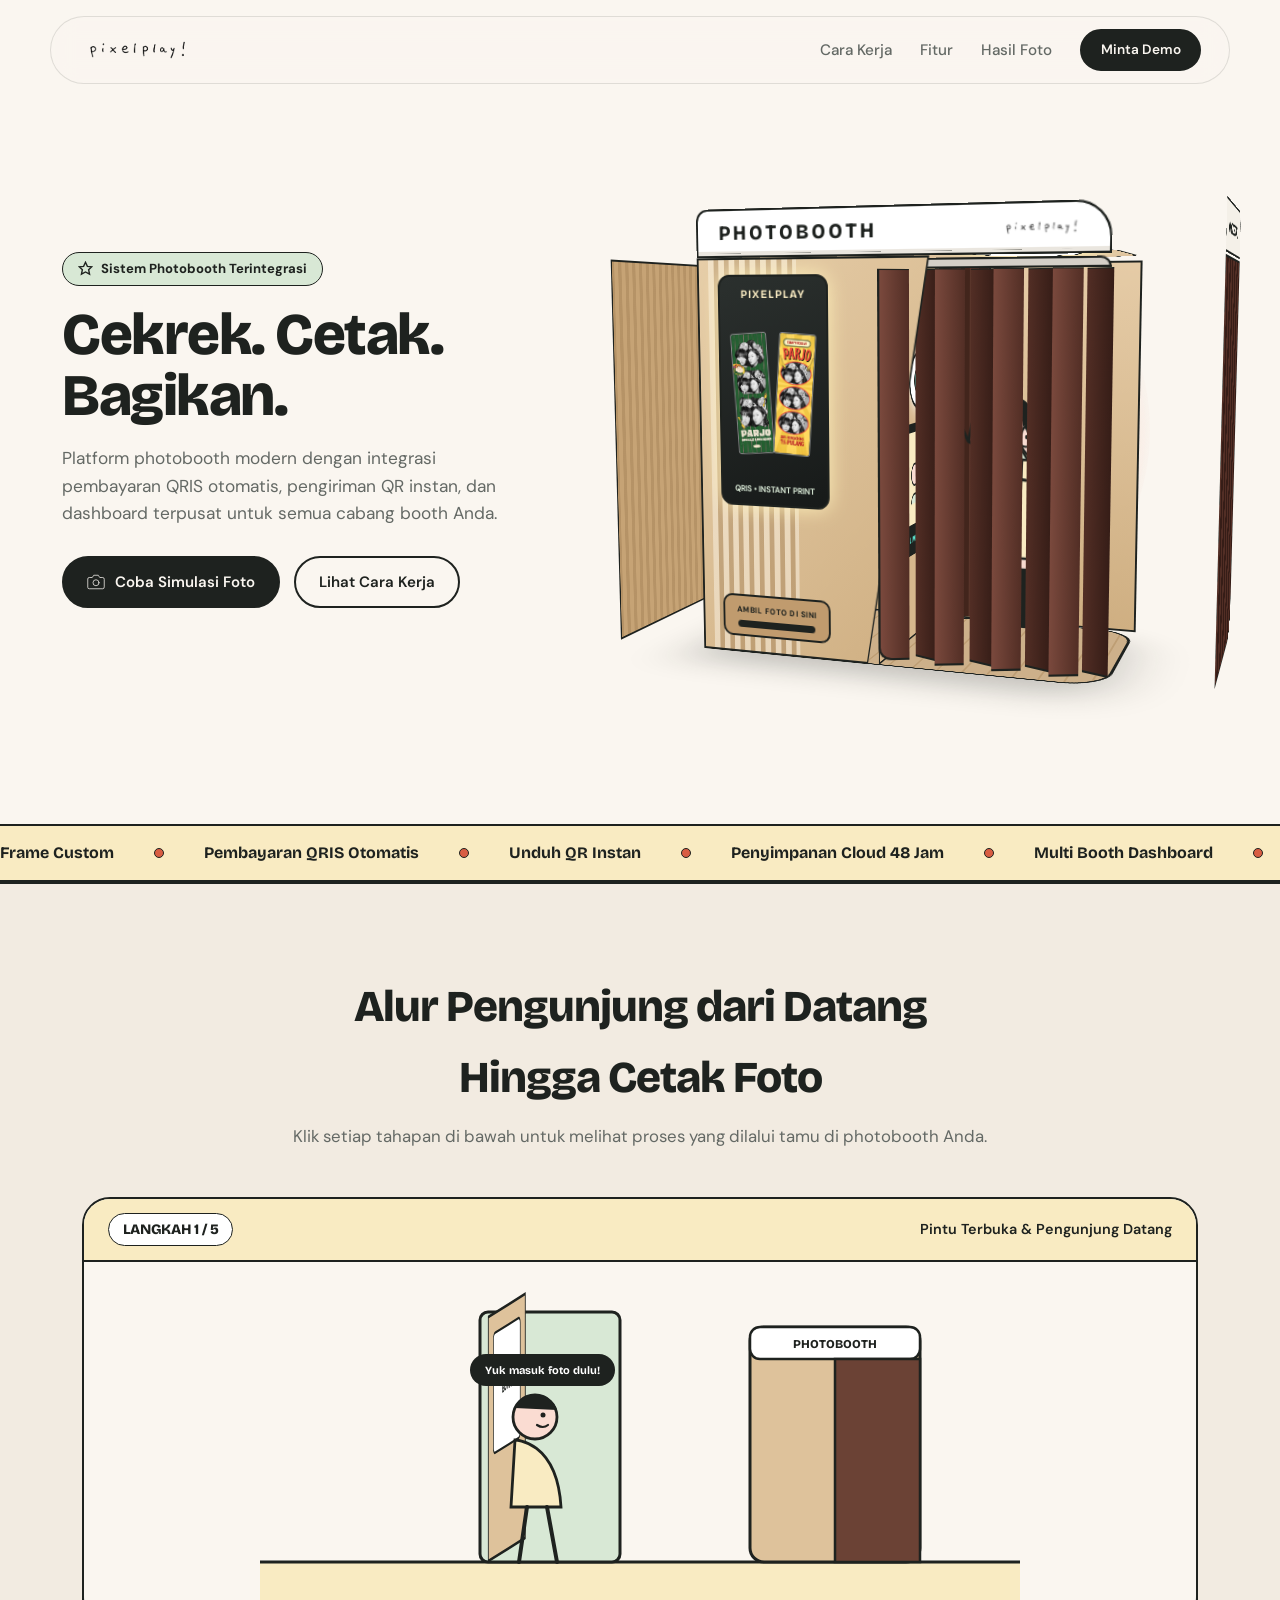
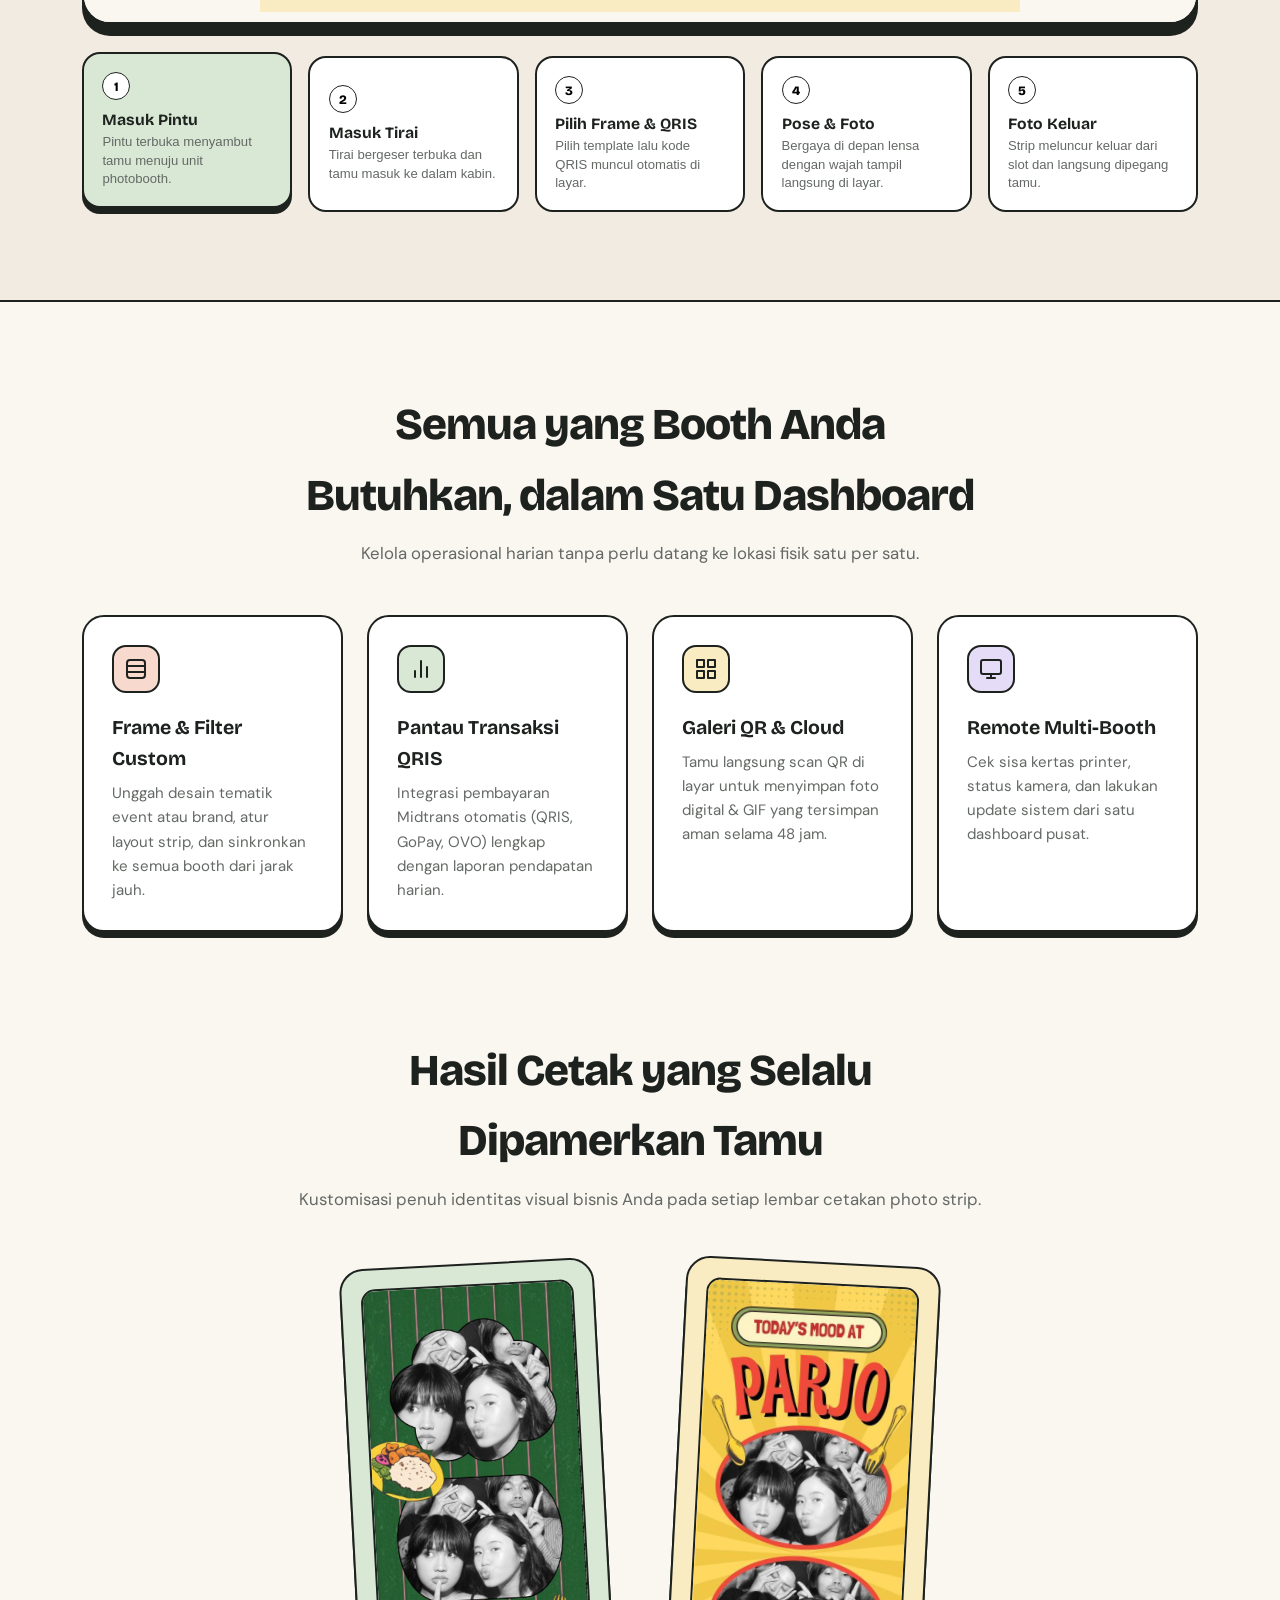
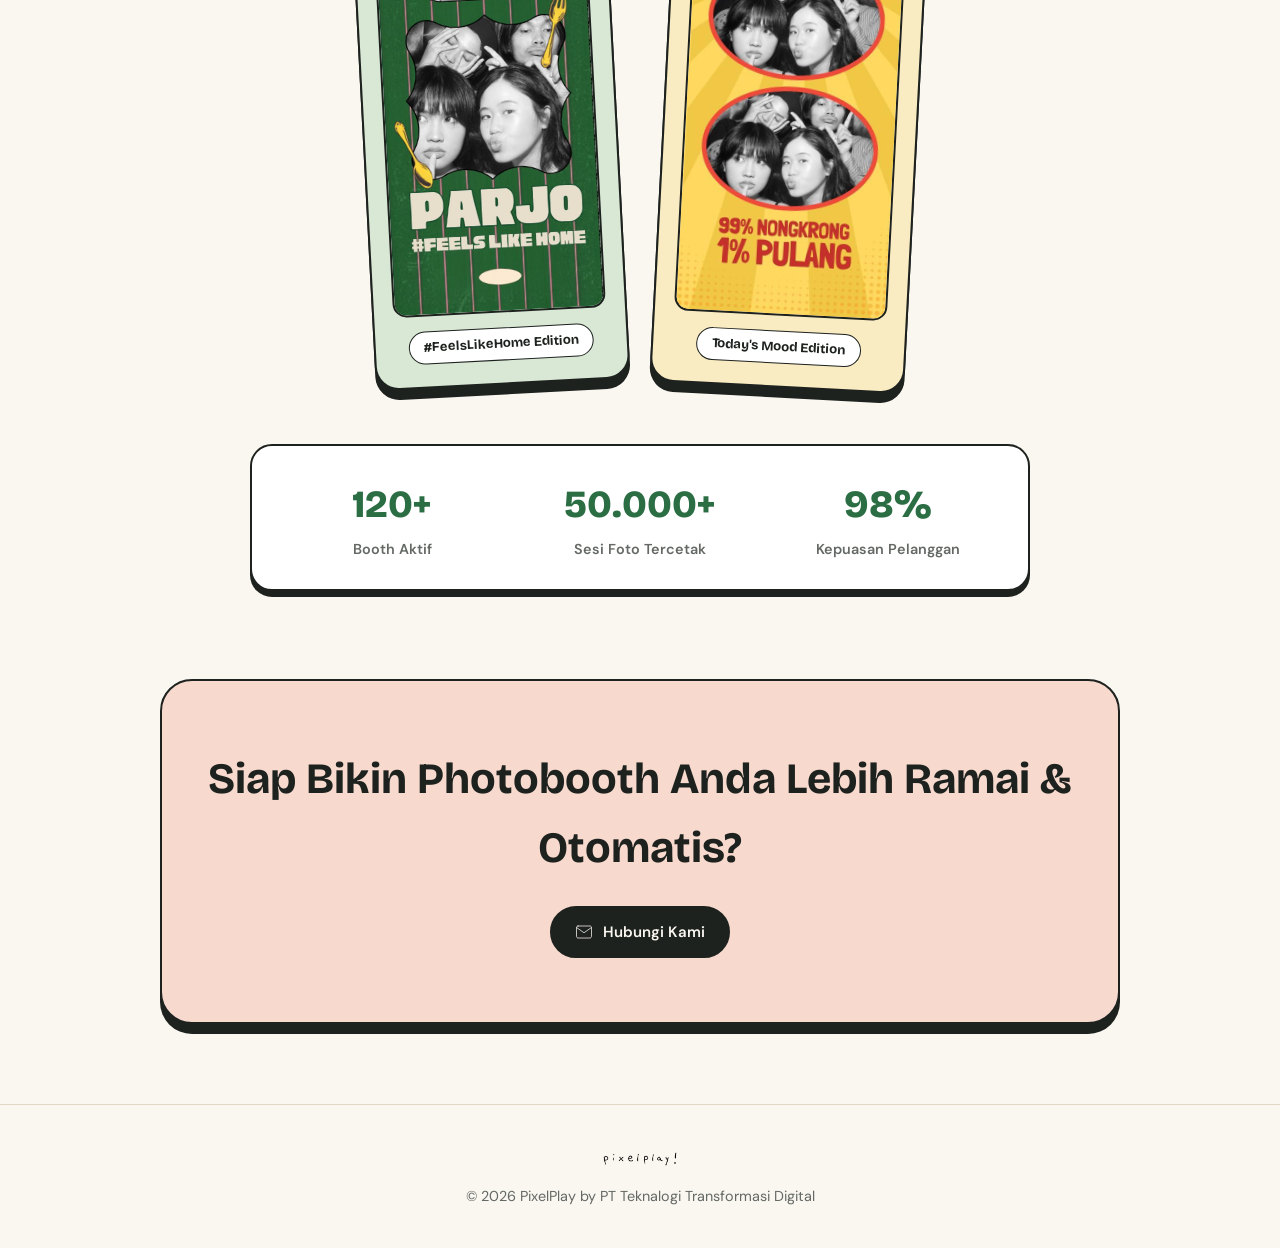
<file: index copy.html>
<!DOCTYPE html>
<html lang="id">
<head>
<meta charset="UTF-8">
<meta name="viewport" content="width=device-width, initial-scale=1">
<title>PixelPlay — Platform Photobooth Modern</title>
<link rel="preconnect" href="https://fonts.googleapis.com">
<link rel="preconnect" href="https://fonts.gstatic.com" crossorigin>
<link href="https://fonts.googleapis.com/css2?family=Bricolage+Grotesque:opsz,wght@12..96,500;12..96,700;12..96,800&family=DM+Sans:wght@400;500;600;700&display=swap" rel="stylesheet">
<style>
  :root {
    --bg: #FAF6F0;
    --bg-alt: #F2EBE1;
    --surface: #FFFFFF;
    --ink: #1E221F;
    --ink-muted: #646965;
    --border: #E0D7C6;
    --pastel-sage: #D8E8D5;
    --pastel-butter: #F9EBC2;
    --pastel-peach: #F7D9CE;
    --pastel-lilac: #E5DDF7;
    --accent-green: #2B6E44;
    --accent-coral: #D95D43;
  }

  * {
    box-sizing: border-box;
    margin: 0;
    padding: 0;
  }

  html {
    scroll-behavior: smooth;
  }

  body {
    background-color: var(--bg);
    color: var(--ink);
    font-family: 'DM Sans', sans-serif;
    line-height: 1.6;
    overflow-x: hidden;
  }

  .flash {
    position: fixed;
    inset: 0;
    background: #FFFFFF;
    opacity: 0;
    pointer-events: none;
    z-index: 9999;
    transition: opacity 0.45s ease-out;
  }
  .flash.active {
    opacity: 0.92;
    transition: none;
  }

  .progress {
    position: fixed;
    top: 0;
    left: 0;
    height: 3px;
    background: var(--ink);
    width: 0%;
    z-index: 1000;
  }

  /* Navigasi */
  .nav {
    position: sticky;
    top: 1rem;
    z-index: 100;
    max-width: 1180px;
    margin: 0 auto;
    padding: 0.75rem 1.75rem;
    background: rgba(250, 246, 240, 0.9);
    backdrop-filter: blur(12px);
    border: 1.5px solid rgba(30, 34, 31, 0.12);
    border-radius: 999px;
    display: flex;
    justify-content: space-between;
    align-items: center;
  }
  .logo {
    display: inline-flex;
    align-items: center;
    gap: 10px;
    text-decoration: none;
  }
  .logo img {
    height: 36px;
    width: auto;
    display: block;
    object-fit: contain;
  }
  .nav nav {
    display: flex;
    align-items: center;
    gap: 1.75rem;
  }
  .nav nav a:not(.btn) {
    color: var(--ink-muted);
    text-decoration: none;
    font-size: 0.95rem;
    font-weight: 500;
  }
  .nav nav a:not(.btn):hover {
    color: var(--ink);
  }

  .btn {
    display: inline-flex;
    align-items: center;
    justify-content: center;
    gap: 10px;
    background: var(--ink);
    color: var(--bg);
    font-family: 'DM Sans', sans-serif;
    font-weight: 600;
    font-size: 0.94rem;
    padding: 0.75rem 1.45rem;
    border-radius: 999px;
    text-decoration: none;
    border: 2px solid var(--ink);
    cursor: pointer;
    transition: transform 0.2s ease, background 0.2s;
  }
  .btn svg {
    width: 18px;
    height: 18px;
    stroke: currentColor;
  }
  .btn:hover {
    background: var(--accent-green);
    border-color: var(--accent-green);
    color: #fff;
    transform: translateY(-2px);
  }
  .btn-sm {
    padding: 0.5rem 1.15rem;
    font-size: 0.85rem;
  }
  .btn-ghost {
    background: transparent;
    color: var(--ink);
  }
  .btn-ghost:hover {
    background: var(--bg-alt);
    color: var(--ink);
    border-color: var(--ink);
  }

  /* HERO */
  .hero {
    max-width: 1220px;
    margin: 0 auto;
    padding: 3rem 2rem 5rem;
    display: grid;
    grid-template-columns: 0.95fr 1.05fr;
    gap: 2.5rem;
    align-items: center;
    min-height: 84vh;
  }
  .badge-pill {
    display: inline-flex;
    align-items: center;
    gap: 8px;
    background: var(--pastel-sage);
    border: 1.5px solid var(--ink);
    padding: 0.35rem 0.95rem;
    border-radius: 999px;
    font-size: 0.82rem;
    font-weight: 700;
    margin-bottom: 1.15rem;
  }
  .badge-pill svg {
    width: 15px;
    height: 15px;
  }
  .hero-text h1 {
    font-family: 'Bricolage Grotesque', sans-serif;
    font-size: clamp(2.5rem, 4.6vw, 4rem);
    font-weight: 800;
    line-height: 1.04;
    letter-spacing: -1.5px;
    margin-bottom: 1.15rem;
  }
  .hero-text .lead {
    font-size: 1.08rem;
    color: var(--ink-muted);
    max-width: 470px;
    margin-bottom: 1.75rem;
  }
  .actions {
    display: flex;
    flex-wrap: wrap;
    gap: 0.85rem;
  }

  /* =================================================================
     PHOTOBOOTH 3D / 4D DENGAN EFEK KEDALAMAN & PENYATUAN MULUS
     ================================================================= */
  .stage-4d {
    perspective: 1200px;
    display: flex;
    align-items: center;
    justify-content: center;
    position: relative;
    padding: 2.5rem 0;
    user-select: none;
  }

  .pastel-aura {
    position: absolute;
    width: 450px;
    height: 450px;
    border-radius: 50%;
    background: radial-gradient(circle, var(--pastel-butter) 0%, var(--pastel-peach) 55%, transparent 72%);
    z-index: 0;
  }

  .booth-4d-rig {
    width: 400px;
    height: 430px;
    position: relative;
    transform-style: preserve-3d;
    transform: rotateX(-6deg) rotateY(-18deg);
    will-change: transform;
    z-index: 2;
    cursor: pointer;
  }

  .plane-3d {
    position: absolute;
    transform-style: preserve-3d;
    backface-visibility: visible;
  }

  /* 1. Lantai Kabin 3D */
  .floor-plane {
    width: 400px;
    height: 190px;
    bottom: 0;
    left: 0;
    background: repeating-linear-gradient(
      90deg,
      #CDB08A 0px,
      #CDB08A 22px,
      #BE9E74 22px,
      #BE9E74 24px
    );
    border: 3px solid var(--ink);
    border-radius: 10px 42px 42px 10px;
    transform: rotateX(90deg) translateZ(-95px);
    box-shadow: 0 35px 65px rgba(30, 34, 31, 0.24);
  }

  /* 2. Plafon Atas & Lampu Studio */
  .ceiling-plane {
    width: 400px;
    height: 190px;
    top: 42px;
    left: 0;
    background: #DEC39E;
    border: 3px solid var(--ink);
    border-radius: 10px 42px 42px 10px;
    transform: rotateX(90deg) translateZ(95px);
    display: flex;
    align-items: center;
    justify-content: flex-end;
    padding-right: 42px;
  }
  .ceiling-studio-lamp {
    width: 105px;
    height: 105px;
    border-radius: 50%;
    background: #FFFFFF;
    border: 3px solid var(--ink);
    box-shadow: 0 0 42px 14px rgba(255, 245, 190, 0.95);
    transition: box-shadow 0.3s;
  }
  .booth-4d-rig.snapping .ceiling-studio-lamp {
    box-shadow: 0 0 80px 30px #FFFFFF;
  }

  /* 3. Kanopi Atas */
  .crown-front-plane {
    width: 400px;
    height: 46px;
    top: 0;
    left: 0;
    background: #FFFFFF;
    border: 2.5px solid var(--ink);
    border-radius: 12px 32px 0 0;
    transform: translateZ(95px);
    display: flex;
    align-items: center;
    justify-content: space-between;
    padding: 0 1.35rem;
    box-shadow: inset 0 -4px 0 #EAE6DF;
  }
  .crown-front-plane strong {
    font-family: 'Bricolage Grotesque', sans-serif;
    font-size: 1.2rem;
    letter-spacing: 3px;
    font-weight: 800;
  }
  .crown-front-plane img {
    height: 24px;
    width: auto;
  }

  .crown-side-plane {
    width: 190px;
    height: 46px;
    top: 0;
    right: -95px;
    background: #F4F0E8;
    border: 2.5px solid var(--ink);
    border-radius: 0 24px 0 0;
    transform: rotateY(90deg) translateZ(95px);
    display: flex;
    align-items: center;
    justify-content: center;
    font-family: 'Bricolage Grotesque', sans-serif;
    font-weight: 800;
    font-size: 0.95rem;
    letter-spacing: 2px;
  }

  /* 4. Dinding Belakang (Menyatu Sempurna dengan Samping) */
  .back-wall-plane {
    width: 400px;
    height: 384px;
    top: 46px;
    left: 0;
    background: linear-gradient(180deg, #E5CBA6 0%, #CFAF82 100%);
    border: 2.5px solid var(--ink);
    transform: translateZ(-95px);
    display: flex;
    align-items: center;
    justify-content: flex-end;
    padding-right: 28px;
  }
  .back-corner-curtain {
    position: absolute;
    left: 175px;
    top: 0;
    bottom: 0;
    width: 65px;
    background: repeating-linear-gradient(
      90deg,
      #59352A 0px,
      #59352A 10px,
      #42251C 10px,
      #42251C 20px
    );
    border-inline: 2px solid var(--ink);
  }

  /* 5. Dinding Kiri Luar */
  .left-wall-plane {
    width: 190px;
    height: 384px;
    top: 46px;
    left: -95px;
    background: #C6A375;
    border: 2.5px solid var(--ink);
    transform: rotateY(-90deg) translateZ(95px);
    background-image: repeating-linear-gradient(
      90deg,
      rgba(95, 62, 26, 0.16) 0px,
      rgba(95, 62, 26, 0.16) 6px,
      transparent 6px,
      transparent 13px
    );
  }

  /* 6. Dinding Sekat Kamera Tengah */
  .camera-partition-plane {
    width: 190px;
    height: 384px;
    top: 46px;
    left: 90px;
    background: #D6B78D;
    border: 2.5px solid var(--ink);
    transform: rotateY(90deg);
    display: flex;
    flex-direction: column;
    align-items: center;
    justify-content: center;
    gap: 14px;
    padding: 16px;
  }
  .partition-ringlight {
    width: 56px;
    height: 56px;
    border-radius: 50%;
    background: #FFFFFF;
    border: 3px solid var(--ink);
    box-shadow: 0 0 18px rgba(255,255,255,0.95);
    display: grid;
    place-items: center;
    transform: translateZ(8px);
  }
  .partition-lens {
    width: 26px;
    height: 26px;
    border-radius: 50%;
    background: radial-gradient(circle at 35% 35%, #5EEAD4, #0F172A);
    border: 2px solid var(--ink);
  }
  .partition-monitor {
    width: 112px;
    height: 132px;
    background: #1E221F;
    border: 3px solid var(--ink);
    border-radius: 12px;
    padding: 6px;
    display: flex;
    flex-direction: column;
    align-items: center;
    justify-content: space-between;
    transform: translateZ(8px);
  }
  .monitor-live-box {
    width: 100%;
    height: 92px;
    background: var(--pastel-butter);
    border-radius: 6px;
    display: flex;
    align-items: center;
    justify-content: center;
    overflow: hidden;
  }
  .monitor-caption {
    font-family: 'Bricolage Grotesque', sans-serif;
    font-size: 0.56rem;
    font-weight: 800;
    color: #5EEAD4;
    letter-spacing: 0.8px;
  }

  /* 7. Dinding Depan */
  .front-wood-plane {
    width: 235px;
    height: 384px;
    top: 46px;
    left: 0;
    transform: translateZ(95px);
    pointer-events: none;
  }
  .wood-diagonal-border {
    position: absolute;
    inset: 0;
    background: var(--ink);
    clip-path: polygon(0 0, 100% 0, 74% 100%, 0 100%);
  }
  .wood-diagonal-panel {
    position: absolute;
    inset: 2px;
    background: linear-gradient(135deg, #E6CDA8 0%, #CFAF82 100%);
    clip-path: polygon(0 0, 100% 0, 74% 100%, 0 100%);
    padding: 14px 16px;
    display: flex;
    flex-direction: column;
    justify-content: space-between;
  }
  .wood-fluted-ribs {
    position: absolute;
    top: 0;
    bottom: 0;
    left: 10px;
    width: 92px;
    background: repeating-linear-gradient(
      90deg,
      rgba(255, 250, 240, 0.45) 0px,
      rgba(255, 250, 240, 0.45) 6px,
      rgba(110, 72, 32, 0.22) 6px,
      rgba(110, 72, 32, 0.22) 11px
    );
  }
  .front-led-showcase {
    position: relative;
    z-index: 2;
    width: 114px;
    height: 222px;
    margin-left: 4px;
    background: linear-gradient(160deg, #2B302E 0%, #171A19 100%);
    border: 2.5px solid var(--ink);
    border-radius: 12px;
    box-shadow: 0 0 20px rgba(255, 241, 186, 0.95);
    padding: 8px;
    display: flex;
    flex-direction: column;
    justify-content: space-between;
    align-items: center;
    transform: translateZ(6px);
  }
  .front-led-showcase strong {
    font-family: 'Bricolage Grotesque', sans-serif;
    font-size: 0.68rem;
    color: var(--pastel-butter);
    letter-spacing: 1px;
  }
  .showcase-strips {
    display: flex;
    gap: 6px;
  }
  .showcase-strips img {
    width: 38px;
    height: 116px;
    object-fit: cover;
    border-radius: 3px;
    border: 1px solid rgba(255,255,255,0.45);
  }
  .showcase-strips img:first-child { transform: rotate(-4deg); }
  .showcase-strips img:last-child { transform: rotate(4deg); }
  .front-led-showcase small {
    font-size: 0.52rem;
    color: var(--pastel-sage);
    font-weight: 700;
  }

  .front-dispenser-3d {
    position: relative;
    z-index: 2;
    width: 114px;
    margin-left: 4px;
    background: #C09B6E;
    border: 2px solid var(--ink);
    border-radius: 10px;
    padding: 7px;
    display: flex;
    flex-direction: column;
    align-items: center;
    transform: translateZ(8px);
  }
  .front-dispenser-3d span {
    font-size: 0.5rem;
    font-weight: 800;
    letter-spacing: 0.5px;
    margin-bottom: 4px;
  }
  .dispenser-hole {
    width: 82px;
    height: 7px;
    background: var(--ink);
    border-radius: 99px;
  }
  .ejected-3d-strip {
    position: absolute;
    top: 20px;
    width: 50px;
    background: #fff;
    padding: 2px;
    border: 1.5px solid var(--ink);
    border-radius: 3px;
    box-shadow: 0 10px 18px rgba(0,0,0,0.22);
    transform: translateY(-14px) rotateX(15deg) scale(0.9);
    opacity: 0;
    transition: all 0.6s cubic-bezier(0.34, 1.56, 0.64, 1);
  }
  .booth-4d-rig.open .ejected-3d-strip,
  .booth-4d-rig.snapping .ejected-3d-strip {
    transform: translateY(6px) rotateZ(-4deg) rotateX(0deg) scale(1);
    opacity: 1;
  }
  .ejected-3d-strip img {
    width: 100%;
    display: block;
  }

  /* 8. Karakter di dalam kabin */
  .interior-guests-layer {
    width: 185px;
    height: 295px;
    bottom: 12px;
    right: 12px;
    transform: translateZ(0px);
    pointer-events: none;
  }
  .guest-layer-back {
    position: absolute;
    inset: 0;
    transform: translateZ(-18px);
  }
  .guest-layer-front {
    position: absolute;
    inset: 0;
    transform: translateZ(14px);
  }

  /* 9. TIRAI 3D DENGAN EFEK TERSYBAK ALAMI (MENYATU DENGAN SISI KANAN & HALUS) */
  .curtain-3d-assembly {
    width: 215px;
    height: 374px;
    top: 48px;
    right: 0;
    transform: translateZ(94px);
    transform-style: preserve-3d;
    pointer-events: none;
  }
  .curtain-curved-track {
    width: 100%;
    height: 10px;
    background: #D4CFC7;
    border: 2px solid var(--ink);
    border-radius: 0 12px 0 0;
  }

  .curtain-folds-container {
    width: 100%;
    height: calc(100% - 10px);
    display: flex;
    transform-style: preserve-3d;
    transform-origin: top right;
    /* Transisi diperhalus dengan cubic-bezier agar gerakan membuka tirai sangat smooth */
    transform:
      translateX(calc(var(--curtain-open, 0) * 72%))
      scaleX(calc(1 - var(--curtain-open, 0) * 0.7))
      rotateZ(calc(var(--curtain-sway, 0) * 1deg))
      rotateY(calc(var(--curtain-open, 0) * -25deg));
    transition: transform 0.45s cubic-bezier(0.25, 1, 0.5, 1);
  }

  .curtain-pleat-3d {
    flex: 1;
    height: 100%;
    background: linear-gradient(90deg, #7A493D, #522E25);
    border-top: 1px solid var(--ink);
    border-bottom: 2.5px solid var(--ink);
    transform-style: preserve-3d;
  }
  .curtain-pleat-3d:first-child {
    border-left: 2.5px solid var(--ink);
    border-radius: 0 0 0 12px;
  }
  .curtain-pleat-3d:nth-child(odd) {
    transform: rotateY(22deg) translateZ(7px);
  }
  .curtain-pleat-3d:nth-child(even) {
    transform: rotateY(-22deg) translateZ(-7px);
    background: linear-gradient(90deg, #522E25, #361D17);
  }

  .curtain-right-wall-3d {
    width: 190px;
    height: 374px;
    top: 48px;
    right: -95px;
    background: repeating-linear-gradient(
      90deg,
      #522E25 0px,
      #522E25 16px,
      #361D17 16px,
      #361D17 32px
    );
    border: 2.5px solid var(--ink);
    border-radius: 0 0 36px 0;
    transform: rotateY(90deg) translateZ(95px);
  }

  /* MARQUEE */
  .marquee {
    border-block: 2px solid var(--ink);
    background: var(--pastel-butter);
    padding: 0.9rem 0;
    overflow: hidden;
    display: flex;
  }
  .track {
    display: flex;
    align-items: center;
    gap: 2.5rem;
    white-space: nowrap;
    animation: marqueeScroll 24s linear infinite;
    font-family: 'Bricolage Grotesque', sans-serif;
    font-weight: 700;
    font-size: 1rem;
  }
  .track span {
    display: inline-flex;
    align-items: center;
    gap: 2.5rem;
  }
  .track span::after {
    content: '';
    width: 8px;
    height: 8px;
    background: var(--accent-coral);
    border-radius: 50%;
    border: 1.5px solid var(--ink);
  }
  @keyframes marqueeScroll {
    0% { transform: translateX(0); }
    100% { transform: translateX(-50%); }
  }

  /* SECTION UMUM */
  .section {
    max-width: 1180px;
    margin: 0 auto;
    padding: 5.5rem 2rem;
  }
  .section-header {
    text-align: center;
    max-width: 700px;
    margin: 0 auto 3rem;
  }
  .section-header h2 {
    font-family: 'Bricolage Grotesque', sans-serif;
    font-size: clamp(2rem, 3.6vw, 2.75rem);
    font-weight: 800;
    letter-spacing: -1px;
    margin-bottom: 0.6rem;
  }
  .section-header p {
    color: var(--ink-muted);
    font-size: 1.05rem;
  }

  /* 5 SKENARIO ANIMASI ALUR INTERAKTIF */
  .tuku-journey-section {
    background: var(--bg-alt);
    border-block: 2px solid var(--ink);
  }

  .theater-box {
    background: var(--surface);
    border: 2.5px solid var(--ink);
    border-radius: 28px;
    box-shadow: 0 12px 0 var(--ink);
    overflow: hidden;
    margin-bottom: 2rem;
  }

  .theater-topbar {
    background: var(--pastel-butter);
    border-bottom: 2px solid var(--ink);
    padding: 0.85rem 1.5rem;
    display: flex;
    justify-content: space-between;
    align-items: center;
  }
  .theater-step-badge {
    font-family: 'Bricolage Grotesque', sans-serif;
    font-weight: 800;
    font-size: 0.9rem;
    background: var(--surface);
    border: 1.5px solid var(--ink);
    padding: 0.25rem 0.85rem;
    border-radius: 99px;
  }
  .theater-status-text {
    font-weight: 600;
    font-size: 0.9rem;
    color: var(--ink);
  }

  .theater-viewport {
    position: relative;
    height: 360px;
    background: #FAF6F0;
    overflow: hidden;
  }

  .scene-slide {
    position: absolute;
    inset: 0;
    opacity: 0;
    pointer-events: none;
    transform: translateY(15px);
    transition: opacity 0.45s ease, transform 0.45s ease;
    display: flex;
    align-items: center;
    justify-content: center;
  }
  .scene-slide.active {
    opacity: 1;
    pointer-events: auto;
    transform: translateY(0);
  }

  .door-frame-svg {
    width: 100%;
    height: 100%;
    max-width: 760px;
  }
  .studio-door-leaf {
    transform-origin: 230px 180px;
    transition: transform 0.9s cubic-bezier(0.22, 1, 0.36, 1);
  }
  .scene-slide.active .studio-door-leaf {
    transform: scaleX(0.28) skewY(-10deg);
  }
  .walking-guest-step1 {
    transform: translateX(-85px);
    transition: transform 1s cubic-bezier(0.22, 1, 0.36, 1) 0.15s;
  }
  .scene-slide.active .walking-guest-step1 {
    transform: translateX(65px);
  }

  .curtain-slide-actor {
    transform-origin: 480px 60px;
    transition: transform 0.85s cubic-bezier(0.22, 1, 0.36, 1);
  }
  .scene-slide.active .curtain-slide-actor {
    transform: translateX(95px) scaleX(0.32);
  }
  .guest-entering-cabin {
    transform: translateX(-110px);
    transition: transform 1.05s cubic-bezier(0.22, 1, 0.36, 1) 0.15s;
  }
  .scene-slide.active .guest-entering-cabin {
    transform: translateX(45px);
  }

  .qris-popup-modal {
    transform: scale(0);
    transform-origin: 310px 145px;
    transition: transform 0.6s cubic-bezier(0.34, 1.56, 0.64, 1) 0.2s;
  }
  .scene-slide.active .qris-popup-modal {
    transform: scale(1);
  }
  .laser-scan-line {
    animation: scanUpDown 1.6s ease-in-out infinite;
  }
  @keyframes scanUpDown {
    0%, 100% { transform: translateY(0px); }
    50% { transform: translateY(42px); }
  }
  .paid-badge-pop {
    opacity: 0;
    transform: translateY(10px);
    transition: all 0.5s ease 0.85s;
  }
  .scene-slide.active .paid-badge-pop {
    opacity: 1;
    transform: translateY(0);
  }

  .pose-arm-anim {
    transform-origin: 455px 175px;
    animation: peacePoseWave 1.4s ease-in-out infinite alternate;
  }
  @keyframes peacePoseWave {
    0% { transform: rotate(-8deg); }
    100% { transform: rotate(12deg); }
  }
  .camera-flash-burst {
    animation: burstPulse 1.8s infinite;
    transform-origin: 258px 115px;
  }
  @keyframes burstPulse {
    0%, 70%, 100% { opacity: 0; transform: scale(0.6); }
    80% { opacity: 1; transform: scale(1.25); }
  }

  .sliding-strip-paper {
    transform: translateY(-55px);
    transition: transform 0.9s cubic-bezier(0.22, 1, 0.36, 1) 0.15s;
  }
  .scene-slide.active .sliding-strip-paper {
    transform: translateY(18px);
  }
  .guest-holding-strip {
    opacity: 0;
    transform: translateY(16px) rotate(-6deg);
    transition: all 0.65s cubic-bezier(0.34, 1.56, 0.64, 1) 0.65s;
  }
  .scene-slide.active .guest-holding-strip {
    opacity: 1;
    transform: translateY(0) rotate(4deg);
  }

  .journey-tabs {
    display: grid;
    grid-template-columns: repeat(5, 1fr);
    gap: 1rem;
  }
  .j-tab {
    background: var(--surface);
    border: 2px solid var(--ink);
    border-radius: 18px;
    padding: 1.15rem;
    text-align: left;
    cursor: pointer;
    transition: all 0.22s ease;
  }
  .j-tab:hover {
    transform: translateY(-4px);
  }
  .j-tab.active {
    background: var(--pastel-sage);
    box-shadow: 0 6px 0 var(--ink);
    transform: translateY(-4px);
  }
  .j-num {
    width: 28px;
    height: 28px;
    border-radius: 50%;
    background: var(--surface);
    border: 1.5px solid var(--ink);
    display: inline-grid;
    place-items: center;
    font-family: 'Bricolage Grotesque', sans-serif;
    font-weight: 800;
    font-size: 0.8rem;
    margin-bottom: 0.6rem;
  }
  .j-tab h3 {
    font-family: 'Bricolage Grotesque', sans-serif;
    font-size: 0.98rem;
    margin-bottom: 0.3rem;
    color: var(--ink);
  }
  .j-tab p {
    font-size: 0.82rem;
    color: var(--ink-muted);
    line-height: 1.38;
  }

  .cards {
    display: grid;
    grid-template-columns: repeat(auto-fit, minmax(245px, 1fr));
    gap: 1.5rem;
  }
  .card {
    background: var(--surface);
    border: 2px solid var(--ink);
    border-radius: 22px;
    padding: 1.75rem;
    box-shadow: 0 6px 0 var(--ink);
    transition: transform 0.25s ease, box-shadow 0.25s ease;
  }
  .card:hover {
    transform: translateY(-6px);
    box-shadow: 0 12px 0 var(--ink);
  }
  .ico-svg {
    width: 48px;
    height: 48px;
    border-radius: 14px;
    background: var(--c, var(--pastel-sage));
    border: 2px solid var(--ink);
    margin-bottom: 1.15rem;
    display: grid;
    place-items: center;
  }
  .ico-svg svg {
    width: 24px;
    height: 24px;
    stroke: var(--ink);
    stroke-width: 2;
    fill: none;
  }
  .card h3 {
    font-family: 'Bricolage Grotesque', sans-serif;
    font-size: 1.22rem;
    margin-bottom: 0.45rem;
  }
  .card p {
    color: var(--ink-muted);
    font-size: 0.94rem;
  }

  .photocard-duo {
    display: flex;
    justify-content: center;
    align-items: center;
    gap: 3.5rem;
    flex-wrap: wrap;
    margin-bottom: 3.5rem;
  }
  .photocard-item {
    background: var(--surface);
    border: 2.5px solid var(--ink);
    border-radius: 24px;
    padding: 1.2rem 1.2rem 1.4rem;
    box-shadow: 0 10px 0 var(--ink);
    width: 255px;
    text-align: center;
    transition: transform 0.35s cubic-bezier(0.34, 1.56, 0.64, 1);
  }
  .photocard-item:first-child {
    transform: rotate(-3deg);
    background: var(--pastel-sage);
  }
  .photocard-item:last-child {
    transform: rotate(3deg);
    background: var(--pastel-butter);
  }
  .photocard-item:hover {
    transform: rotate(0deg) translateY(-10px) scale(1.03);
  }
  .photocard-frame {
    background: #fff;
    border: 2px solid var(--ink);
    border-radius: 14px;
    overflow: hidden;
    margin-bottom: 0.95rem;
  }
  .photocard-frame img {
    width: 100%;
    height: auto;
    display: block;
  }
  .photocard-tag {
    display: inline-block;
    background: var(--surface);
    border: 1.5px solid var(--ink);
    padding: 0.3rem 0.9rem;
    border-radius: 999px;
    font-family: 'Bricolage Grotesque', sans-serif;
    font-weight: 700;
    font-size: 0.82rem;
  }

  .stats {
    display: grid;
    grid-template-columns: repeat(3, 1fr);
    gap: 1.5rem;
    max-width: 780px;
    margin: 0 auto;
    text-align: center;
    background: var(--surface);
    border: 2px solid var(--ink);
    border-radius: 22px;
    padding: 1.75rem;
    box-shadow: 0 6px 0 var(--ink);
  }
  .stats b {
    display: block;
    font-family: 'Bricolage Grotesque', sans-serif;
    font-size: clamp(1.8rem, 3.5vw, 2.4rem);
    font-weight: 800;
    color: var(--accent-green);
  }
  .stats span {
    font-size: 0.9rem;
    color: var(--ink-muted);
    font-weight: 600;
  }

  .cta {
    max-width: 960px;
    margin: 0 auto 5rem;
    padding: 4rem 2rem;
    background: var(--pastel-peach);
    border: 2.5px solid var(--ink);
    border-radius: 32px;
    box-shadow: 0 10px 0 var(--ink);
    text-align: center;
  }
  .cta h2 {
    font-family: 'Bricolage Grotesque', sans-serif;
    font-size: clamp(1.9rem, 3.8vw, 2.7rem);
    margin-bottom: 1.4rem;
  }

  .footer {
    text-align: center;
    padding: 2.5rem 1rem;
    border-top: 1.5px solid var(--border);
    color: var(--ink-muted);
    font-size: 0.9rem;
    display: flex;
    flex-direction: column;
    align-items: center;
    gap: 0.75rem;
  }
  .footer img {
    height: 28px;
    width: auto;
  }

  @media (max-width: 960px) {
    .hero {
      grid-template-columns: 1fr;
      text-align: center;
    }
    .hero-text .lead {
      margin-inline: auto;
    }
    .actions {
      justify-content: center;
    }
    .nav nav a:not(.btn) {
      display: none;
    }
    .journey-tabs {
      grid-template-columns: 1fr;
    }
    .stats {
      grid-template-columns: 1fr;
    }
    .booth-4d-rig {
      transform: scale(0.84) rotateX(-6deg) rotateY(-16deg);
    }
  }
</style>
</head>
<body>

<div class="flash" id="flash"></div>
<div class="progress" id="progress"></div>

<header class="nav">
  <a class="logo" href="#top">
    <img src="images/logo-pixelplay-DEQy3wVM.png" alt="PixelPlay Logo">
  </a>
  <nav>
    <a href="#alur">Cara Kerja</a>
    <a href="#fitur">Fitur</a>
    <a href="#hasil">Hasil Foto</a>
    <a class="btn btn-sm" href="#kontak">Minta Demo</a>
  </nav>
</header>

<main id="top">
  <!-- HERO SECTION -->
  <section class="hero">
    <div class="hero-text">
      <div class="badge-pill">
        <svg viewBox="0 0 24 24" fill="none" stroke="currentColor" stroke-width="2.2">
          <polygon points="12 2 15 8.5 22 9.3 17 14 18.5 21 12 17.5 5.5 21 7 14 2 9.3 9 8.5 12 2"/>
        </svg>
        Sistem Photobooth Terintegrasi
      </div>
      <h1>Cekrek. Cetak. Bagikan.</h1>
      <p class="lead">Platform photobooth modern dengan integrasi pembayaran QRIS otomatis, pengiriman QR instan, dan dashboard terpusat untuk semua cabang booth Anda.</p>
      <div class="actions">
        <button class="btn" id="heroTriggerBtn" type="button">
          <svg viewBox="0 0 24 24" fill="none" stroke-linecap="round" stroke-linejoin="round">
            <path d="M23 19a2 2 0 0 1-2 2H3a2 2 0 0 1-2-2V8a2 2 0 0 1 2-2h4l2-3h6l2 3h4a2 2 0 0 1 2 2z"/>
            <circle cx="12" cy="13" r="4"/>
          </svg>
          Coba Simulasi Foto
        </button>
        <a class="btn btn-ghost" href="#alur">Lihat Cara Kerja</a>
      </div>
    </div>

    <!-- PHOTOBOOTH 3D / 4D DENGAN PENYATUAN SUDUT BELAKANG & TIRAI TERSYBAK -->
    <div class="stage-4d" id="stage4d">
      <div class="pastel-aura"></div>

      <div class="booth-4d-rig" id="booth4dRig">
        <!-- 1. Lantai Kayu 3D -->
        <div class="plane-3d floor-plane"></div>

        <!-- 2. Plafon & Lampu Studio -->
        <div class="plane-3d ceiling-plane">
          <div class="ceiling-studio-lamp"></div>
        </div>

        <!-- 3. Kanopi Atas -->
        <div class="plane-3d crown-front-plane">
          <strong>PHOTOBOOTH</strong>
          <img src="images/logo-pixelplay-DEQy3wVM.png" alt="PixelPlay">
        </div>
        <div class="plane-3d crown-side-plane">PHOTOBOOTH</div>

        <!-- 4. Dinding Belakang (Menyatu Mulus dengan Dinding Kiri & Samping) -->
        <div class="plane-3d back-wall-plane">
          <div class="back-corner-curtain"></div>
        </div>

        <!-- 5. Dinding Kiri Luar -->
        <div class="plane-3d left-wall-plane"></div>

        <!-- 6. Dinding Sekat Kamera Tengah -->
        <div class="plane-3d camera-partition-plane">
          <div class="partition-ringlight">
            <div class="partition-lens"></div>
          </div>
          <div class="partition-monitor">
            <div class="monitor-live-box">
              <svg width="72" height="72" viewBox="0 0 80 80" fill="none">
                <circle cx="28" cy="36" r="12" fill="#FADCD2" stroke="#1E221F" stroke-width="2"/>
                <circle cx="52" cy="40" r="12" fill="#FADCD2" stroke="#1E221F" stroke-width="2"/>
                <path d="M16 68C16 54 40 54 40 68" fill="#D8E8D5" stroke="#1E221F" stroke-width="2"/>
                <path d="M40 68C40 56 64 56 64 68" fill="#F9EBC2" stroke="#1E221F" stroke-width="2"/>
              </svg>
            </div>
            <span class="monitor-caption">LIVE VIEW</span>
          </div>
        </div>

        <!-- 7. Dinding Depan -->
        <div class="plane-3d front-wood-plane">
          <div class="wood-diagonal-border"></div>
          <div class="wood-diagonal-panel">
            <div class="wood-fluted-ribs"></div>

            <div class="front-led-showcase">
              <strong>PIXELPLAY</strong>
              <div class="showcase-strips">
                <img src="images/photocard1.png" alt="Strip 1">
                <img src="images/photocard2.png" alt="Strip 2">
              </div>
              <small>QRIS • INSTANT PRINT</small>
            </div>

            <div class="front-dispenser-3d">
              <span>AMBIL FOTO DI SINI</span>
              <div class="dispenser-hole"></div>
              <div class="ejected-3d-strip">
                <img src="images/photocard1.png" alt="Printed Strip" id="printed3dCard">
              </div>
            </div>
          </div>
        </div>

        <!-- 8. Karakter di Dalam Kabin -->
        <div class="plane-3d interior-guests-layer">
          <svg class="guest-layer-back" viewBox="0 0 185 295" fill="none">
            <g transform="translate(15, 22)">
              <circle cx="68" cy="58" r="20" fill="#FADCD2" stroke="#1E221F" stroke-width="2.5"/>
              <path d="M52 44C58 32 82 34 86 48C89 56 85 65 78 65C78 54 68 48 52 44Z" fill="#1E221F"/>
              <circle cx="56" cy="56" r="2.2" fill="#1E221F"/>
              <path d="M50 64Q55 68 60 64" stroke="#1E221F" stroke-width="2" stroke-linecap="round"/>
              <path d="M50 78C50 78 82 78 86 110L90 215H48L50 78Z" fill="#D8E8D5" stroke="#1E221F" stroke-width="2.5"/>
              <path d="M56 98L22 82L14 66M22 82L26 64" stroke="#1E221F" stroke-width="3.2" stroke-linecap="round" stroke-linejoin="round"/>
            </g>
          </svg>

          <svg class="guest-layer-front" viewBox="0 0 185 295" fill="none">
            <rect x="70" y="210" width="70" height="14" rx="7" fill="#F7D9CE" stroke="#1E221F" stroke-width="2.5"/>
            <rect x="98" y="224" width="14" height="55" fill="#1E221F"/>
            <rect x="80" y="274" width="50" height="8" rx="4" fill="#1E221F"/>

            <g transform="translate(12, 18)">
              <circle cx="105" cy="78" r="19" fill="#FADCD2" stroke="#1E221F" stroke-width="2.5"/>
              <path d="M90 66C98 54 122 58 124 78C126 92 118 104 108 104" fill="#1E221F"/>
              <circle cx="93" cy="76" r="2.2" fill="#1E221F"/>
              <circle cx="98" cy="82" r="3.5" fill="#F29C8B" opacity="0.65"/>
              <path d="M87 84Q92 87 96 84" stroke="#1E221F" stroke-width="2" stroke-linecap="round"/>
              <path d="M88 98C108 98 124 108 126 145L128 195H84L88 98Z" fill="#F9EBC2" stroke="#1E221F" stroke-width="2.5"/>
              <path d="M92 118L54 114L42 104" stroke="#1E221F" stroke-width="3.2" stroke-linecap="round" stroke-linejoin="round"/>
            </g>
          </svg>
        </div>

        <!-- 9. Tirai 3D dengan Efek Tersibak Natural (Menyatu & Smooth) -->
        <div class="plane-3d curtain-3d-assembly">
          <div class="curtain-curved-track"></div>
          <div class="curtain-folds-container" id="curtainFolds">
            <div class="curtain-pleat-3d"></div>
            <div class="curtain-pleat-3d"></div>
            <div class="curtain-pleat-3d"></div>
            <div class="curtain-pleat-3d"></div>
            <div class="curtain-pleat-3d"></div>
            <div class="curtain-pleat-3d"></div>
            <div class="curtain-pleat-3d"></div>
            <div class="curtain-pleat-3d"></div>
          </div>
        </div>

        <div class="plane-3d curtain-right-wall-3d"></div>
      </div>
    </div>
  </section>

  <!-- MARQUEE -->
  <div class="marquee" aria-hidden="true">
    <div class="track">
      <span>Frame Custom</span>
      <span>Pembayaran QRIS Otomatis</span>
      <span>Unduh QR Instan</span>
      <span>Penyimpanan Cloud 48 Jam</span>
      <span>Multi Booth Dashboard</span>
      <span>Laporan Real-Time</span>
      <span>Frame Custom</span>
      <span>Pembayaran QRIS Otomatis</span>
      <span>Unduh QR Instan</span>
      <span>Penyimpanan Cloud 48 Jam</span>
      <span>Multi Booth Dashboard</span>
      <span>Laporan Real-Time</span>
    </div>
  </div>

  <!-- 5 SKENARIO ANIMASI ALUR INTERAKTIF -->
  <section class="tuku-journey-section" id="alur">
    <div class="section">
      <div class="section-header">
        <h2>Alur Pengunjung dari Datang Hingga Cetak Foto</h2>
        <p>Klik setiap tahapan di bawah untuk melihat proses yang dilalui tamu di photobooth Anda.</p>
      </div>

      <div class="theater-box">
        <div class="theater-topbar">
          <span class="theater-step-badge" id="theaterBadge">LANGKAH 1 / 5</span>
          <span class="theater-status-text" id="theaterTitle">Pintu Terbuka & Pengunjung Datang</span>
        </div>

        <div class="theater-viewport">
          <!-- ADEGAN 1: PINTU TERBUKA & TAMU MASUK -->
          <div class="scene-slide active" data-scene="0">
            <svg class="door-frame-svg" viewBox="0 0 760 340" fill="none">
              <rect x="0" y="290" width="760" height="50" fill="#F9EBC2"/>
              <line x1="0" y1="290" x2="760" y2="290" stroke="#1E221F" stroke-width="3"/>

              <rect x="220" y="40" width="140" height="250" rx="8" fill="#D8E8D5" stroke="#1E221F" stroke-width="3"/>
              <g class="studio-door-leaf">
                <rect x="224" y="44" width="132" height="244" fill="#DEC29B" stroke="#1E221F" stroke-width="3"/>
                <rect x="242" y="64" width="96" height="120" rx="6" fill="#FFFFFF" stroke="#1E221F" stroke-width="2.5"/>
                <circle cx="342" cy="175" r="5" fill="#1E221F"/>
                <text x="290" y="128" text-anchor="middle" font-family="Bricolage Grotesque" font-weight="800" font-size="13" fill="#1E221F">BUKA</text>
              </g>

              <rect x="490" y="55" width="170" height="235" rx="14" fill="#DEC29B" stroke="#1E221F" stroke-width="3"/>
              <rect x="490" y="55" width="170" height="32" rx="10" fill="#FFFFFF" stroke="#1E221F" stroke-width="2.5"/>
              <text x="575" y="76" text-anchor="middle" font-family="Bricolage Grotesque" font-weight="800" font-size="12" fill="#1E221F">PHOTOBOOTH</text>
              <rect x="575" y="87" width="85" height="203" fill="#6B4235" stroke="#1E221F" stroke-width="2.5"/>

              <g class="walking-guest-step1">
                <circle cx="210" cy="145" r="22" fill="#FADCD2" stroke="#1E221F" stroke-width="2.8"/>
                <path d="M190 136C196 118 226 118 232 138" fill="#1E221F"/>
                <circle cx="218" cy="143" r="2.5" fill="#1E221F"/>
                <path d="M212 153Q218 157 223 153" stroke="#1E221F" stroke-width="2.2" stroke-linecap="round"/>
                <path d="M190 168C190 168 232 168 236 235H186L190 168Z" fill="#F9EBC2" stroke="#1E221F" stroke-width="2.8"/>
                <line x1="202" y1="235" x2="194" y2="290" stroke="#1E221F" stroke-width="4" stroke-linecap="round"/>
                <line x1="222" y1="235" x2="232" y2="290" stroke="#1E221F" stroke-width="4" stroke-linecap="round"/>
                <rect x="145" y="82" width="145" height="32" rx="16" fill="#1E221F"/>
                <text x="217" y="102" text-anchor="middle" font-family="Bricolage Grotesque" font-weight="700" font-size="11" fill="#FFFFFF">Yuk masuk foto dulu!</text>
              </g>
            </svg>
          </div>

          <!-- ADEGAN 2: TIRAI TERBUKA & MASUK KABIN -->
          <div class="scene-slide" data-scene="1">
            <svg class="door-frame-svg" viewBox="0 0 760 340" fill="none">
              <rect x="0" y="290" width="760" height="50" fill="#F9EBC2"/>
              <line x1="0" y1="290" x2="760" y2="290" stroke="#1E221F" stroke-width="3"/>

              <rect x="240" y="35" width="300" height="255" rx="16" fill="#EAD4B4" stroke="#1E221F" stroke-width="3"/>
              <rect x="240" y="35" width="300" height="36" rx="12" fill="#FFFFFF" stroke="#1E221F" stroke-width="3"/>
              <text x="390" y="58" text-anchor="middle" font-family="Bricolage Grotesque" font-weight="800" font-size="14" fill="#1E221F">PHOTOBOOTH</text>

              <rect x="425" y="235" width="65" height="14" rx="7" fill="#F7D9CE" stroke="#1E221F" stroke-width="2.5"/>
              <rect x="452" y="249" width="12" height="41" fill="#1E221F"/>

              <g class="guest-entering-cabin">
                <circle cx="345" cy="142" r="22" fill="#FADCD2" stroke="#1E221F" stroke-width="2.8"/>
                <path d="M325 132C332 114 360 114 367 134" fill="#1E221F"/>
                <circle cx="353" cy="140" r="2.5" fill="#1E221F"/>
                <path d="M325 165C325 165 365 165 370 235H322L325 165Z" fill="#D8E8D5" stroke="#1E221F" stroke-width="2.8"/>
                <line x1="336" y1="235" x2="330" y2="290" stroke="#1E221F" stroke-width="4" stroke-linecap="round"/>
                <line x1="356" y1="235" x2="364" y2="290" stroke="#1E221F" stroke-width="4" stroke-linecap="round"/>
              </g>

              <g class="curtain-slide-actor">
                <rect x="330" y="71" width="205" height="219" fill="#6B4235" stroke="#1E221F" stroke-width="3"/>
                <line x1="365" y1="71" x2="365" y2="290" stroke="#4E2E24" stroke-width="6"/>
                <line x1="405" y1="71" x2="405" y2="290" stroke="#4E2E24" stroke-width="6"/>
                <line x1="445" y1="71" x2="445" y2="290" stroke="#4E2E24" stroke-width="6"/>
                <line x1="485" y1="71" x2="485" y2="290" stroke="#4E2E24" stroke-width="6"/>
              </g>
            </svg>
          </div>

          <!-- ADEGAN 3: PILIH FRAME & QRIS MUNCUL -->
          <div class="scene-slide" data-scene="2">
            <svg class="door-frame-svg" viewBox="0 0 760 340" fill="none">
              <rect x="0" y="290" width="760" height="50" fill="#F9EBC2"/>
              <line x1="0" y1="290" x2="760" y2="290" stroke="#1E221F" stroke-width="3"/>

              <rect x="170" y="40" width="270" height="210" rx="18" fill="#1E221F" stroke="#1E221F" stroke-width="3"/>
              <rect x="184" y="54" width="242" height="182" rx="12" fill="#FAF6F0"/>
              <text x="305" y="78" text-anchor="middle" font-family="Bricolage Grotesque" font-weight="800" font-size="13" fill="#1E221F">PILIH FRAME & SCAN QRIS</text>

              <rect x="202" y="92" width="48" height="110" rx="6" fill="#D8E8D5" stroke="#1E221F" stroke-width="2"/>
              <rect x="258" y="92" width="48" height="110" rx="6" fill="#F9EBC2" stroke="#1E221F" stroke-width="2"/>

              <g class="qris-popup-modal">
                <rect x="316" y="88" width="96" height="122" rx="10" fill="#FFFFFF" stroke="#1E221F" stroke-width="2.5"/>
                <text x="364" y="106" text-anchor="middle" font-family="Bricolage Grotesque" font-weight="800" font-size="10" fill="#D95D43">QRIS OTOMATIS</text>
                <rect x="332" y="114" width="64" height="64" fill="#FFFFFF" stroke="#1E221F" stroke-width="2"/>
                <rect x="338" y="120" width="16" height="16" stroke="#1E221F" stroke-width="3"/>
                <rect x="374" y="120" width="16" height="16" stroke="#1E221F" stroke-width="3"/>
                <rect x="338" y="156" width="16" height="16" stroke="#1E221F" stroke-width="3"/>
                <rect x="358" y="138" width="12" height="12" fill="#1E221F"/>
                <rect x="376" y="156" width="12" height="12" fill="#1E221F"/>
                <line class="laser-scan-line" x1="330" y1="122" x2="398" y2="122" stroke="#2B6E44" stroke-width="3"/>
                <text x="364" y="196" text-anchor="middle" font-family="DM Sans" font-weight="700" font-size="9" fill="#2B6E44">Rp 35.000</text>
              </g>

              <g>
                <rect x="475" y="110" width="58" height="105" rx="10" fill="#2B302C" stroke="#1E221F" stroke-width="2.5"/>
                <rect x="481" y="120" width="46" height="82" rx="6" fill="#D8E8D5"/>
                <path d="M515 185L575 245" stroke="#FADCD2" stroke-width="18" stroke-linecap="round"/>
                <path d="M515 185L575 245" stroke="#1E221F" stroke-width="3" stroke-linecap="round"/>
              </g>

              <g class="paid-badge-pop">
                <rect x="455" y="55" width="165" height="36" rx="18" fill="#2B6E44" stroke="#1E221F" stroke-width="2"/>
                <text x="537" y="78" text-anchor="middle" font-family="Bricolage Grotesque" font-weight="800" font-size="12" fill="#FFFFFF">✓ QRIS BERHASIL</text>
              </g>
            </svg>
          </div>

          <!-- ADEGAN 4: POSE DI DEPAN KAMERA & WAJAH TAMPIL DI LAYAR -->
          <div class="scene-slide" data-scene="3">
            <svg class="door-frame-svg" viewBox="0 0 760 340" fill="none">
              <rect x="0" y="290" width="760" height="50" fill="#F9EBC2"/>
              <line x1="0" y1="290" x2="760" y2="290" stroke="#1E221F" stroke-width="3"/>

              <rect x="135" y="45" width="160" height="245" rx="14" fill="#DEC29B" stroke="#1E221F" stroke-width="3"/>
              <circle cx="255" cy="115" r="32" fill="#FFFFFF" stroke="#1E221F" stroke-width="3"/>
              <circle cx="255" cy="115" r="16" fill="#1E221F"/>
              <circle cx="255" cy="115" r="8" fill="#5EEAD4"/>

              <g class="camera-flash-burst">
                <line x1="258" y1="62" x2="258" y2="42" stroke="#D95D43" stroke-width="4" stroke-linecap="round"/>
                <line x1="305" y1="85" x2="325" y2="72" stroke="#D95D43" stroke-width="4" stroke-linecap="round"/>
                <line x1="312" y1="115" x2="335" y2="115" stroke="#D95D43" stroke-width="4" stroke-linecap="round"/>
                <line x1="305" y1="145" x2="325" y2="158" stroke="#D95D43" stroke-width="4" stroke-linecap="round"/>
              </g>

              <rect x="155" y="160" width="120" height="95" rx="8" fill="#FFFFFF" stroke="#1E221F" stroke-width="2.5"/>
              <rect x="162" y="167" width="106" height="68" rx="4" fill="#F9EBC2" stroke="#1E221F" stroke-width="1.5"/>
              <circle cx="198" cy="198" r="12" fill="#FADCD2" stroke="#1E221F" stroke-width="1.8"/>
              <circle cx="232" cy="202" r="12" fill="#FADCD2" stroke="#1E221F" stroke-width="1.8"/>
              <path d="M186 232C186 216 210 216 210 232" fill="#D8E8D5" stroke="#1E221F" stroke-width="1.8"/>
              <path d="M220 232C220 218 244 218 244 232" fill="#F7D9CE" stroke="#1E221F" stroke-width="1.8"/>
              <text x="215" y="249" text-anchor="middle" font-family="Bricolage Grotesque" font-weight="800" font-size="9" fill="#D95D43">● HITUNG MUNDUR: 1</text>

              <g>
                <circle cx="465" cy="122" r="24" fill="#FADCD2" stroke="#1E221F" stroke-width="2.8"/>
                <path d="M445 110C452 92 484 94 488 112" fill="#1E221F"/>
                <circle cx="454" cy="120" r="2.5" fill="#1E221F"/>
                <path d="M448 130Q455 135 462 130" stroke="#1E221F" stroke-width="2.2" stroke-linecap="round"/>
                <path d="M440 148C440 148 488 148 492 235H436L440 148Z" fill="#D8E8D5" stroke="#1E221F" stroke-width="2.8"/>
                <g class="pose-arm-anim">
                  <path d="M455 175L395 142" stroke="#FADCD2" stroke-width="12" stroke-linecap="round"/>
                  <path d="M455 175L395 142L384 122M395 142L402 120" stroke="#1E221F" stroke-width="3.2" stroke-linecap="round"/>
                </g>

                <circle cx="545" cy="136" r="22" fill="#FADCD2" stroke="#1E221F" stroke-width="2.8"/>
                <path d="M526 124C535 106 566 110 568 134C570 150 562 162 552 162" fill="#1E221F"/>
                <circle cx="535" cy="134" r="2.5" fill="#1E221F"/>
                <circle cx="542" cy="141" r="4" fill="#F29C8B" opacity="0.7"/>
                <path d="M522 160C522 160 568 160 572 235H518L522 160Z" fill="#F7D9CE" stroke="#1E221F" stroke-width="2.8"/>
              </g>
            </svg>
          </div>

          <!-- ADEGAN 5: FOTO KELUAR DARI SLOT & DIPEGANG PENGUNJUNG -->
          <div class="scene-slide" data-scene="4">
            <svg class="door-frame-svg" viewBox="0 0 760 340" fill="none">
              <rect x="0" y="290" width="760" height="50" fill="#F9EBC2"/>
              <line x1="0" y1="290" x2="760" y2="290" stroke="#1E221F" stroke-width="3"/>

              <rect x="140" y="35" width="185" height="255" rx="14" fill="#DEC29B" stroke="#1E221F" stroke-width="3"/>
              <rect x="172" y="75" width="120" height="55" rx="8" fill="#BD996B" stroke="#1E221F" stroke-width="2.5"/>
              <text x="232" y="96" text-anchor="middle" font-family="Bricolage Grotesque" font-weight="800" font-size="9" fill="#1E221F">SLOT CETAK FOTO</text>
              <rect x="190" y="106" width="84" height="10" rx="5" fill="#1E221F"/>

              <g class="sliding-strip-paper">
                <rect x="208" y="112" width="48" height="118" rx="4" fill="#FFFFFF" stroke="#1E221F" stroke-width="2.5"/>
                <rect x="214" y="120" width="36" height="26" fill="#2B6E44"/>
                <rect x="214" y="152" width="36" height="26" fill="#2B6E44"/>
                <rect x="214" y="184" width="36" height="26" fill="#2B6E44"/>
                <text x="232" y="222" text-anchor="middle" font-family="Bricolage Grotesque" font-weight="800" font-size="7" fill="#1E221F">PARJO</text>
              </g>

              <g>
                <circle cx="470" cy="130" r="24" fill="#FADCD2" stroke="#1E221F" stroke-width="2.8"/>
                <path d="M448 118C456 98 488 100 494 120" fill="#1E221F"/>
                <circle cx="462" cy="128" r="2.5" fill="#1E221F"/>
                <path d="M456 139Q464 145 472 139" stroke="#1E221F" stroke-width="2.4" stroke-linecap="round"/>
                <path d="M442 156C442 156 496 156 502 245H438L442 156Z" fill="#D8E8D5" stroke="#1E221F" stroke-width="2.8"/>

                <path d="M452 182L388 168" stroke="#FADCD2" stroke-width="13" stroke-linecap="round"/>
                <path d="M452 182L388 168" stroke="#1E221F" stroke-width="3" stroke-linecap="round"/>

                <g class="guest-holding-strip">
                  <rect x="348" y="88" width="54" height="132" rx="5" fill="#FFFFFF" stroke="#1E221F" stroke-width="2.5"/>
                  <rect x="355" y="96" width="40" height="28" fill="#F9EBC2" stroke="#1E221F" stroke-width="1.5"/>
                  <rect x="355" y="130" width="40" height="28" fill="#F9EBC2" stroke="#1E221F" stroke-width="1.5"/>
                  <rect x="355" y="164" width="40" height="28" fill="#F9EBC2" stroke="#1E221F" stroke-width="1.5"/>
                  <text x="375" y="210" text-anchor="middle" font-family="Bricolage Grotesque" font-weight="800" font-size="8" fill="#D95D43">PARJO</text>
                  <circle cx="392" cy="168" r="7" fill="#FADCD2" stroke="#1E221F" stroke-width="2.5"/>
                </g>

                <rect x="425" y="64" width="185" height="32" rx="16" fill="#1E221F"/>
                <text x="517" y="84" text-anchor="middle" font-family="Bricolage Grotesque" font-weight="700" font-size="11" fill="#FFFFFF">Foto langsung tercetak & siap dibawa!</text>
              </g>
            </svg>
          </div>
        </div>
      </div>

      <!-- Tombol 5 Tahap -->
      <div class="journey-tabs" id="journeyTabs">
        <button class="j-tab active" data-idx="0" type="button">
          <span class="j-num">1</span>
          <h3>Masuk Pintu</h3>
          <p>Pintu terbuka menyambut tamu menuju unit photobooth.</p>
        </button>
        <button class="j-tab" data-idx="1" type="button">
          <span class="j-num">2</span>
          <h3>Masuk Tirai</h3>
          <p>Tirai bergeser terbuka dan tamu masuk ke dalam kabin.</p>
        </button>
        <button class="j-tab" data-idx="2" type="button">
          <span class="j-num">3</span>
          <h3>Pilih Frame & QRIS</h3>
          <p>Pilih template lalu kode QRIS muncul otomatis di layar.</p>
        </button>
        <button class="j-tab" data-idx="3" type="button">
          <span class="j-num">4</span>
          <h3>Pose & Foto</h3>
          <p>Bergaya di depan lensa dengan wajah tampil langsung di layar.</p>
        </button>
        <button class="j-tab" data-idx="4" type="button">
          <span class="j-num">5</span>
          <h3>Foto Keluar</h3>
          <p>Strip meluncur keluar dari slot dan langsung dipegang tamu.</p>
        </button>
      </div>
    </div>
  </section>

  <!-- FITUR -->
  <section class="section" id="fitur">
    <div class="section-header">
      <h2>Semua yang Booth Anda Butuhkan, dalam Satu Dashboard</h2>
      <p>Kelola operasional harian tanpa perlu datang ke lokasi fisik satu per satu.</p>
    </div>

    <div class="cards">
      <article class="card">
        <div class="ico-svg" style="--c:var(--pastel-peach)">
          <svg viewBox="0 0 24 24" stroke-linecap="round" stroke-linejoin="round">
            <rect x="3" y="3" width="18" height="18" rx="3"/>
            <line x1="3" y1="9" x2="21" y2="9"/>
            <line x1="3" y1="15" x2="21" y2="15"/>
          </svg>
        </div>
        <h3>Frame & Filter Custom</h3>
        <p>Unggah desain tematik event atau brand, atur layout strip, dan sinkronkan ke semua booth dari jarak jauh.</p>
      </article>

      <article class="card">
        <div class="ico-svg" style="--c:var(--pastel-sage)">
          <svg viewBox="0 0 24 24" stroke-linecap="round" stroke-linejoin="round">
            <line x1="18" y1="20" x2="18" y2="10"/>
            <line x1="12" y1="20" x2="12" y2="4"/>
            <line x1="6" y1="20" x2="6" y2="14"/>
          </svg>
        </div>
        <h3>Pantau Transaksi QRIS</h3>
        <p>Integrasi pembayaran Midtrans otomatis (QRIS, GoPay, OVO) lengkap dengan laporan pendapatan harian.</p>
      </article>

      <article class="card">
        <div class="ico-svg" style="--c:var(--pastel-butter)">
          <svg viewBox="0 0 24 24" stroke-linecap="round" stroke-linejoin="round">
            <rect x="3" y="3" width="7" height="7"/>
            <rect x="14" y="3" width="7" height="7"/>
            <rect x="14" y="14" width="7" height="7"/>
            <rect x="3" y="14" width="7" height="7"/>
          </svg>
        </div>
        <h3>Galeri QR & Cloud</h3>
        <p>Tamu langsung scan QR di layar untuk menyimpan foto digital & GIF yang tersimpan aman selama 48 jam.</p>
      </article>

      <article class="card">
        <div class="ico-svg" style="--c:var(--pastel-lilac)">
          <svg viewBox="0 0 24 24" stroke-linecap="round" stroke-linejoin="round">
            <rect x="2" y="3" width="20" height="14" rx="2"/>
            <line x1="8" y1="21" x2="16" y2="21"/>
            <line x1="12" y1="17" x2="12" y2="21"/>
          </svg>
        </div>
        <h3>Remote Multi-Booth</h3>
        <p>Cek sisa kertas printer, status kamera, dan lakukan update sistem dari satu dashboard pusat.</p>
      </article>
    </div>
  </section>

  <!-- HASIL FOTO -->
  <section class="section" id="hasil" style="padding-top: 1rem;">
    <div class="section-header">
      <h2>Hasil Cetak yang Selalu Dipamerkan Tamu</h2>
      <p>Kustomisasi penuh identitas visual bisnis Anda pada setiap lembar cetakan photo strip.</p>
    </div>

    <div class="photocard-duo">
      <div class="photocard-item">
        <div class="photocard-frame">
          <img src="images/photocard1.png" alt="Parjo Green Photocard">
        </div>
        <span class="photocard-tag">#FeelsLikeHome Edition</span>
      </div>

      <div class="photocard-item">
        <div class="photocard-frame">
          <img src="images/photocard2.png" alt="Parjo Yellow Photocard">
        </div>
        <span class="photocard-tag">Today's Mood Edition</span>
      </div>
    </div>

    <div class="stats">
      <div><b>120+</b><span>Booth Aktif</span></div>
      <div><b>50.000+</b><span>Sesi Foto Tercetak</span></div>
      <div><b>98%</b><span>Kepuasan Pelanggan</span></div>
    </div>
  </section>

  <!-- CTA -->
  <section class="cta" id="kontak">
    <h2>Siap Bikin Photobooth Anda Lebih Ramai & Otomatis?</h2>
    <a class="btn" href="mailto:hello@teknalogi.id">
      <svg viewBox="0 0 24 24" fill="none" stroke-linecap="round" stroke-linejoin="round">
        <path d="M4 4h16c1.1 0 2 .9 2 2v12c0 1.1-.9 2-2 2H4c-1.1 0-2-.9-2-2V6c0-1.1.9-2 2-2z"/>
        <polyline points="22,6 12,13 2,6"/>
      </svg>
      Hubungi Kami
    </a>
  </section>
</main>

<footer class="footer">
  <img src="images/logo-pixelplay-DEQy3wVM.png" alt="PixelPlay Logo">
  <span>© 2026 PixelPlay by PT Teknalogi Transformasi Digital</span>
</footer>

<script>
  const stage4d = document.getElementById('stage4d');
  const booth4dRig = document.getElementById('booth4dRig');
  const curtainFolds = document.getElementById('curtainFolds');
  const heroTriggerBtn = document.getElementById('heroTriggerBtn');
  const flash = document.getElementById('flash');
  const printed3dCard = document.getElementById('printed3dCard');
  const progress = document.getElementById('progress');

  const cards = ['images/photocard1.png', 'images/photocard2.png'];
  let cardIdx = 0;
  let isLockedOpen = false;

  /* Perbaikan Interaksi Kursor & Smoothness Tirai 3D */
  stage4d.addEventListener('mousemove', (e) => {
    const rect = stage4d.getBoundingClientRect();
    const normX = (e.clientX - rect.left) / rect.width - 0.5;
    const normY = (e.clientY - rect.top) / rect.height - 0.5;

    const rotY = -18 + normX * 55;
    const rotX = -6 - normY * 26;
    booth4dRig.style.transform = `rotateX(${rotX}deg) rotateY(${rotY}deg)`;

    if (!isLockedOpen) {
      const openFactor = Math.min(1, Math.max(0.1, (normX + 0.5) * 1.1));
      const swayDeg = normX * -8;
      curtainFolds.style.setProperty('--curtain-open', openFactor.toFixed(3));
      curtainFolds.style.setProperty('--curtain-sway', swayDeg.toFixed(2));
    }
  });

  stage4d.addEventListener('mouseleave', () => {
    booth4dRig.style.transform = 'rotateX(-6deg) rotateY(-18deg)';
    if (!isLockedOpen) {
      curtainFolds.style.setProperty('--curtain-open', '0');
      curtainFolds.style.setProperty('--curtain-sway', '0');
    }
  });

  /* Trigger Klik untuk Membuka Sempurna & Memicu Cetak Foto */
  function triggerFullBoothAnimation() {
    isLockedOpen = true;
    booth4dRig.classList.add('open', 'snapping');
    curtainFolds.style.setProperty('--curtain-open', '1');
    curtainFolds.style.setProperty('--curtain-sway', '-3');

    setTimeout(() => {
      flash.classList.add('active');
      setTimeout(() => flash.classList.remove('active'), 130);

      cardIdx = (cardIdx + 1) % cards.length;
      printed3dCard.src = cards[cardIdx];
    }, 320);

    setTimeout(() => {
      booth4dRig.classList.remove('snapping');
    }, 1200);
  }

  booth4dRig.addEventListener('click', () => {
    if (isLockedOpen) {
      isLockedOpen = false;
      booth4dRig.classList.remove('open');
      curtainFolds.style.setProperty('--curtain-open', '0');
      curtainFolds.style.setProperty('--curtain-sway', '0');
    } else {
      triggerFullBoothAnimation();
    }
  });

  heroTriggerBtn.addEventListener('click', triggerFullBoothAnimation);

  /* Kontrol 5 Skenario Animasi Alur */
  const jTabs = document.querySelectorAll('.j-tab');
  const sceneSlides = document.querySelectorAll('.scene-slide');
  const theaterBadge = document.getElementById('theaterBadge');
  const theaterTitle = document.getElementById('theaterTitle');

  const sceneTitles = [
    'Pintu Terbuka & Pengunjung Datang',
    'Tirai Terbuka & Pengunjung Masuk ke Kabin',
    'Pilih Desain Frame & Scan Kode QRIS di Layar',
    'Pose Bergaya di Depan Lensa & Wajah Tampil di Layar',
    'Photo Strip Keluar dari Slot & Dipegang Pengunjung'
  ];

  function activateScene(idx) {
    jTabs.forEach((t, i) => t.classList.toggle('active', i === idx));
    sceneSlides.forEach((s, i) => {
      s.classList.remove('active');
      if (i === idx) {
        void s.offsetWidth;
        s.classList.add('active');
      }
    });
    theaterBadge.textContent = `LANGKAH ${idx + 1} / 5`;
    theaterTitle.textContent = sceneTitles[idx];

    if (idx === 3) {
      setTimeout(() => {
        flash.classList.add('active');
        setTimeout(() => flash.classList.remove('active'), 110);
      }, 450);
    }
  }

  jTabs.forEach((tab) => {
    tab.addEventListener('click', () => {
      activateScene(parseInt(tab.dataset.idx, 10));
    });
  });

  window.addEventListener('scroll', () => {
    const scrollTop = window.scrollY;
    const docHeight = document.documentElement.scrollHeight - window.innerHeight;
    progress.style.width = `${(scrollTop / docHeight) * 100}%`;
  });
</script>
</body>
</html>
</file>
